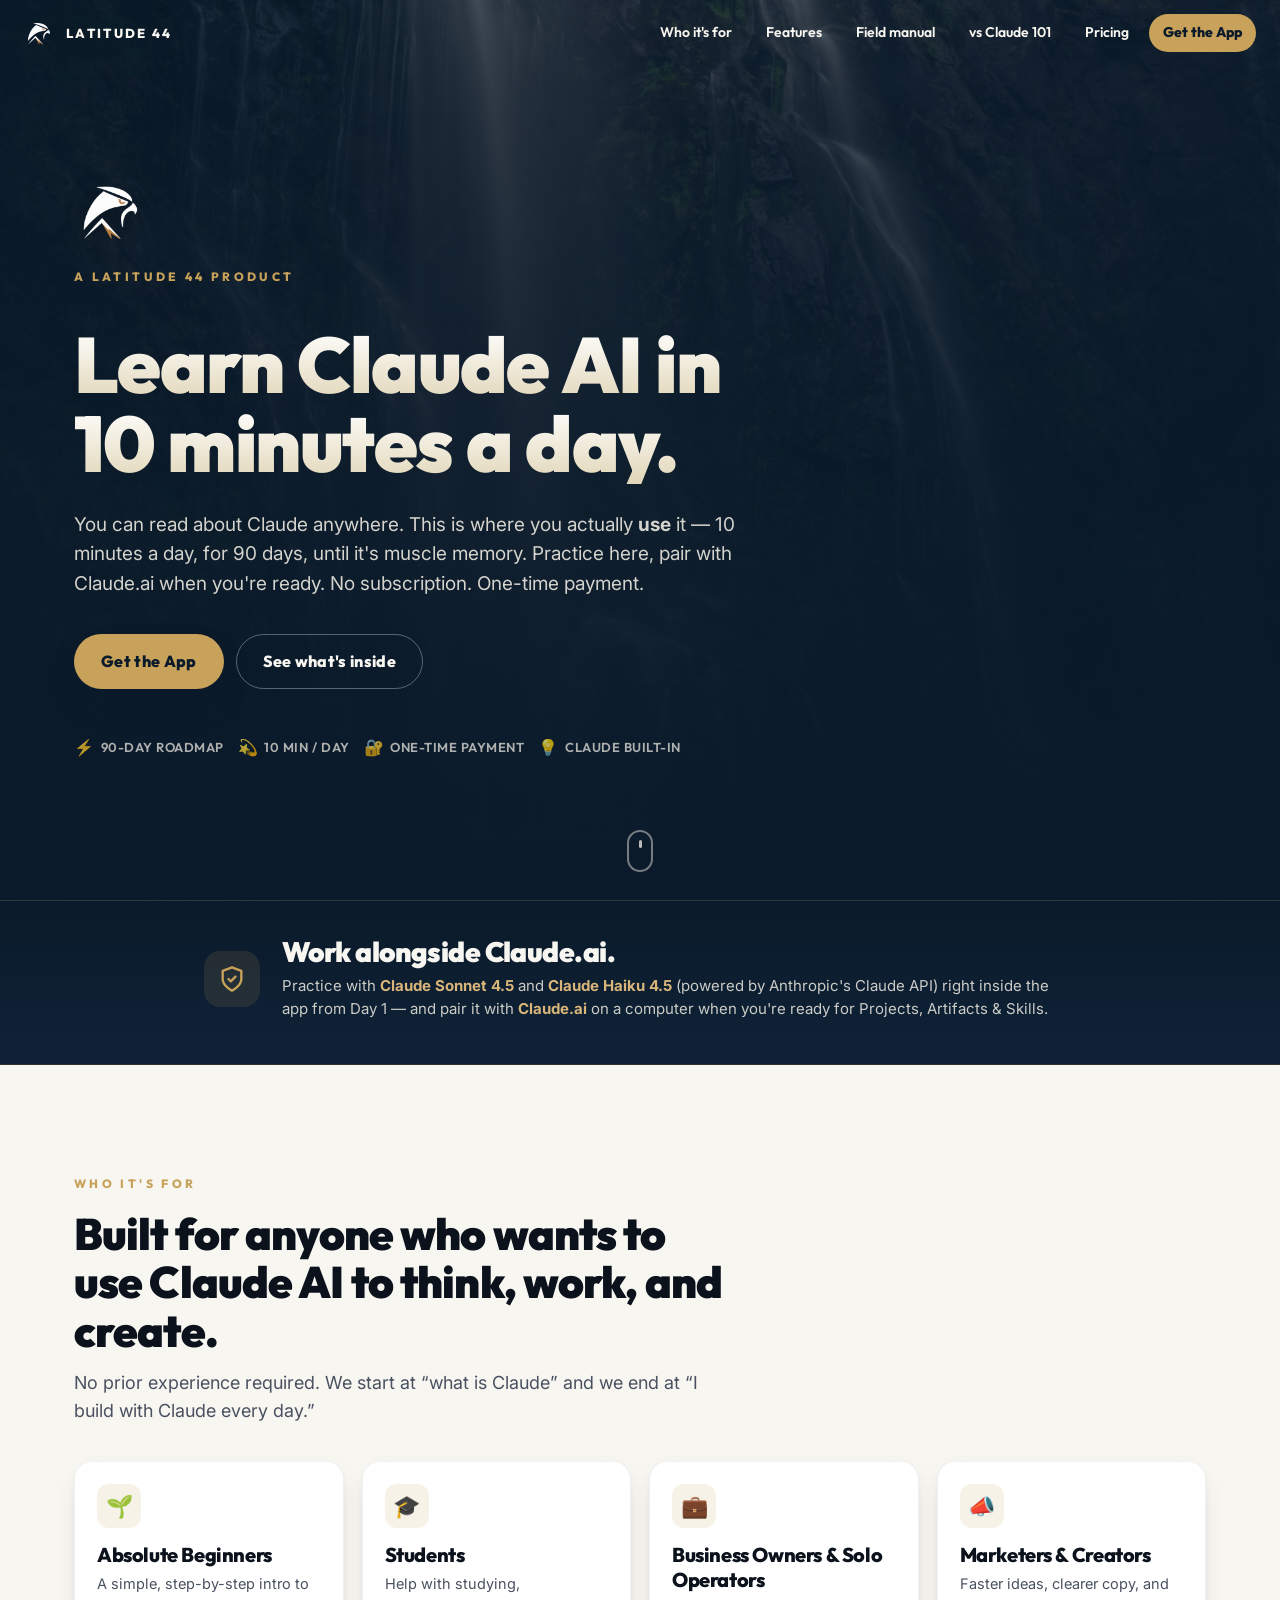
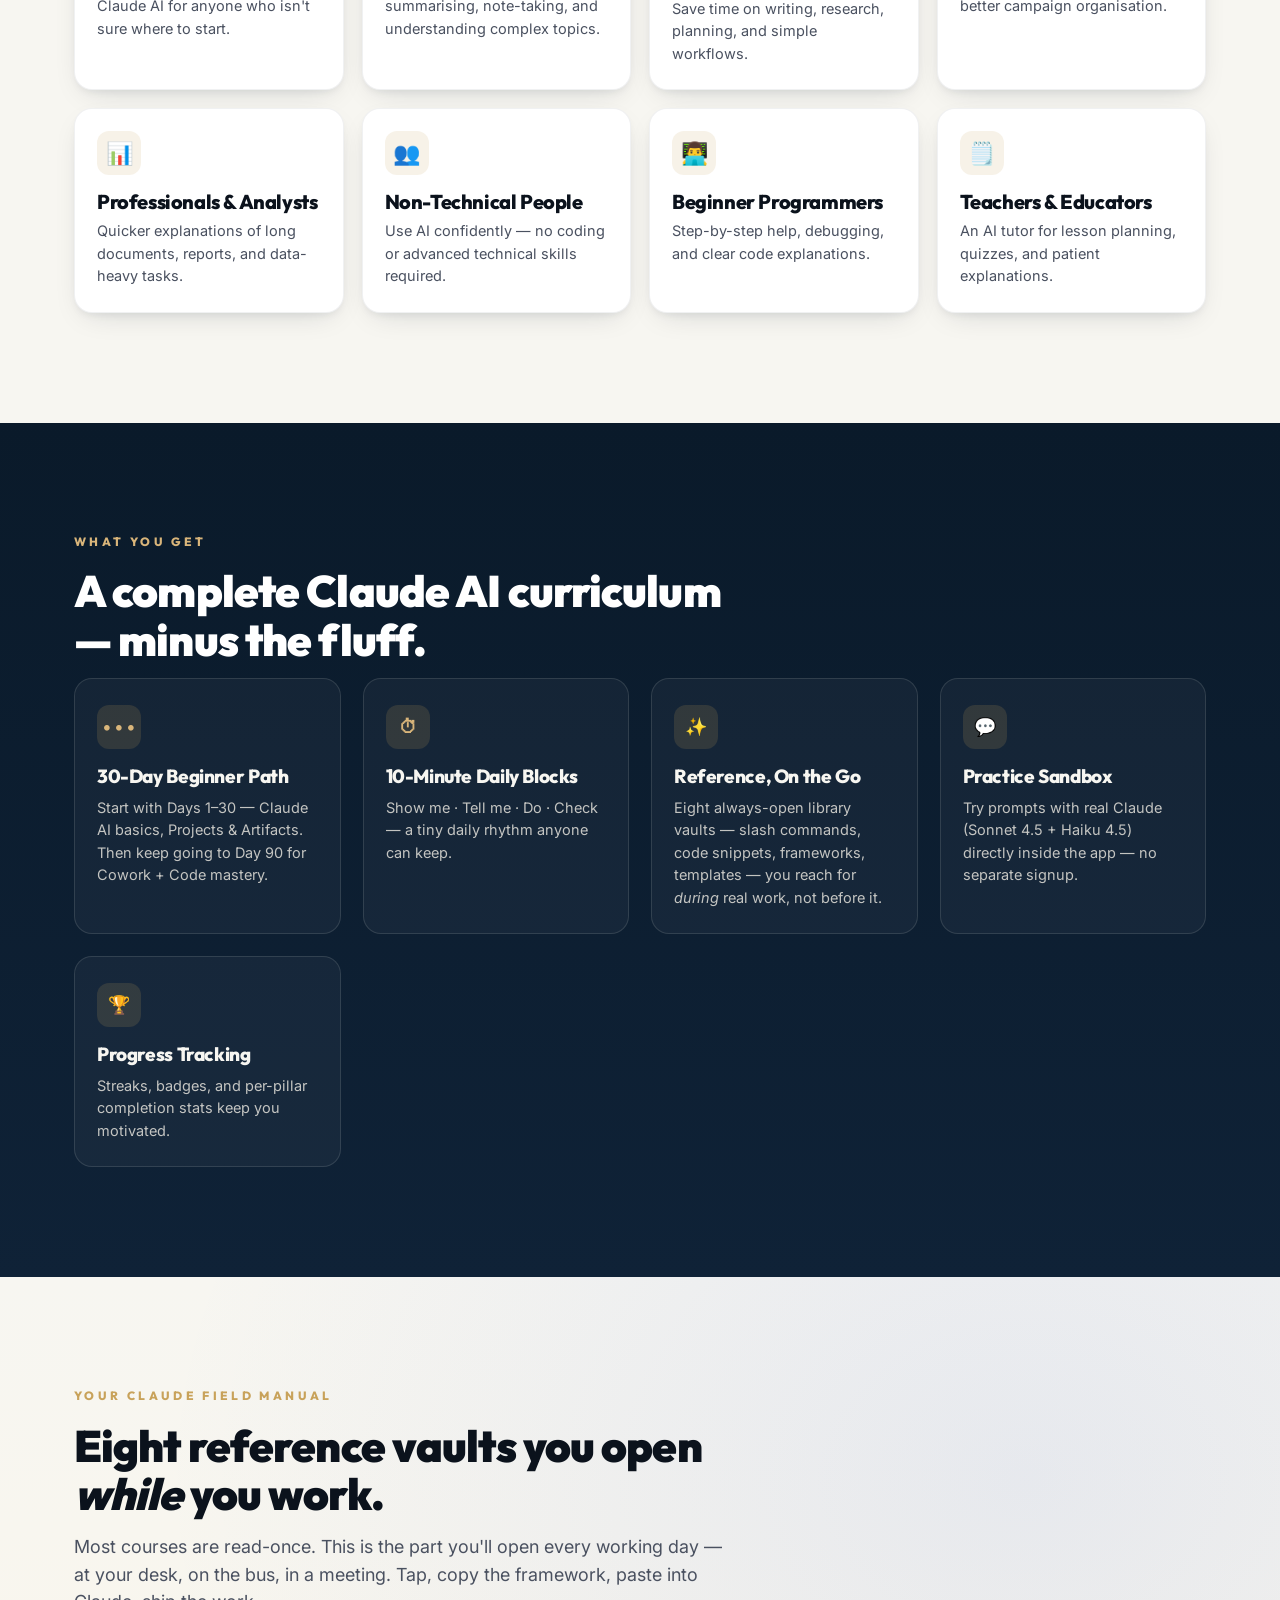
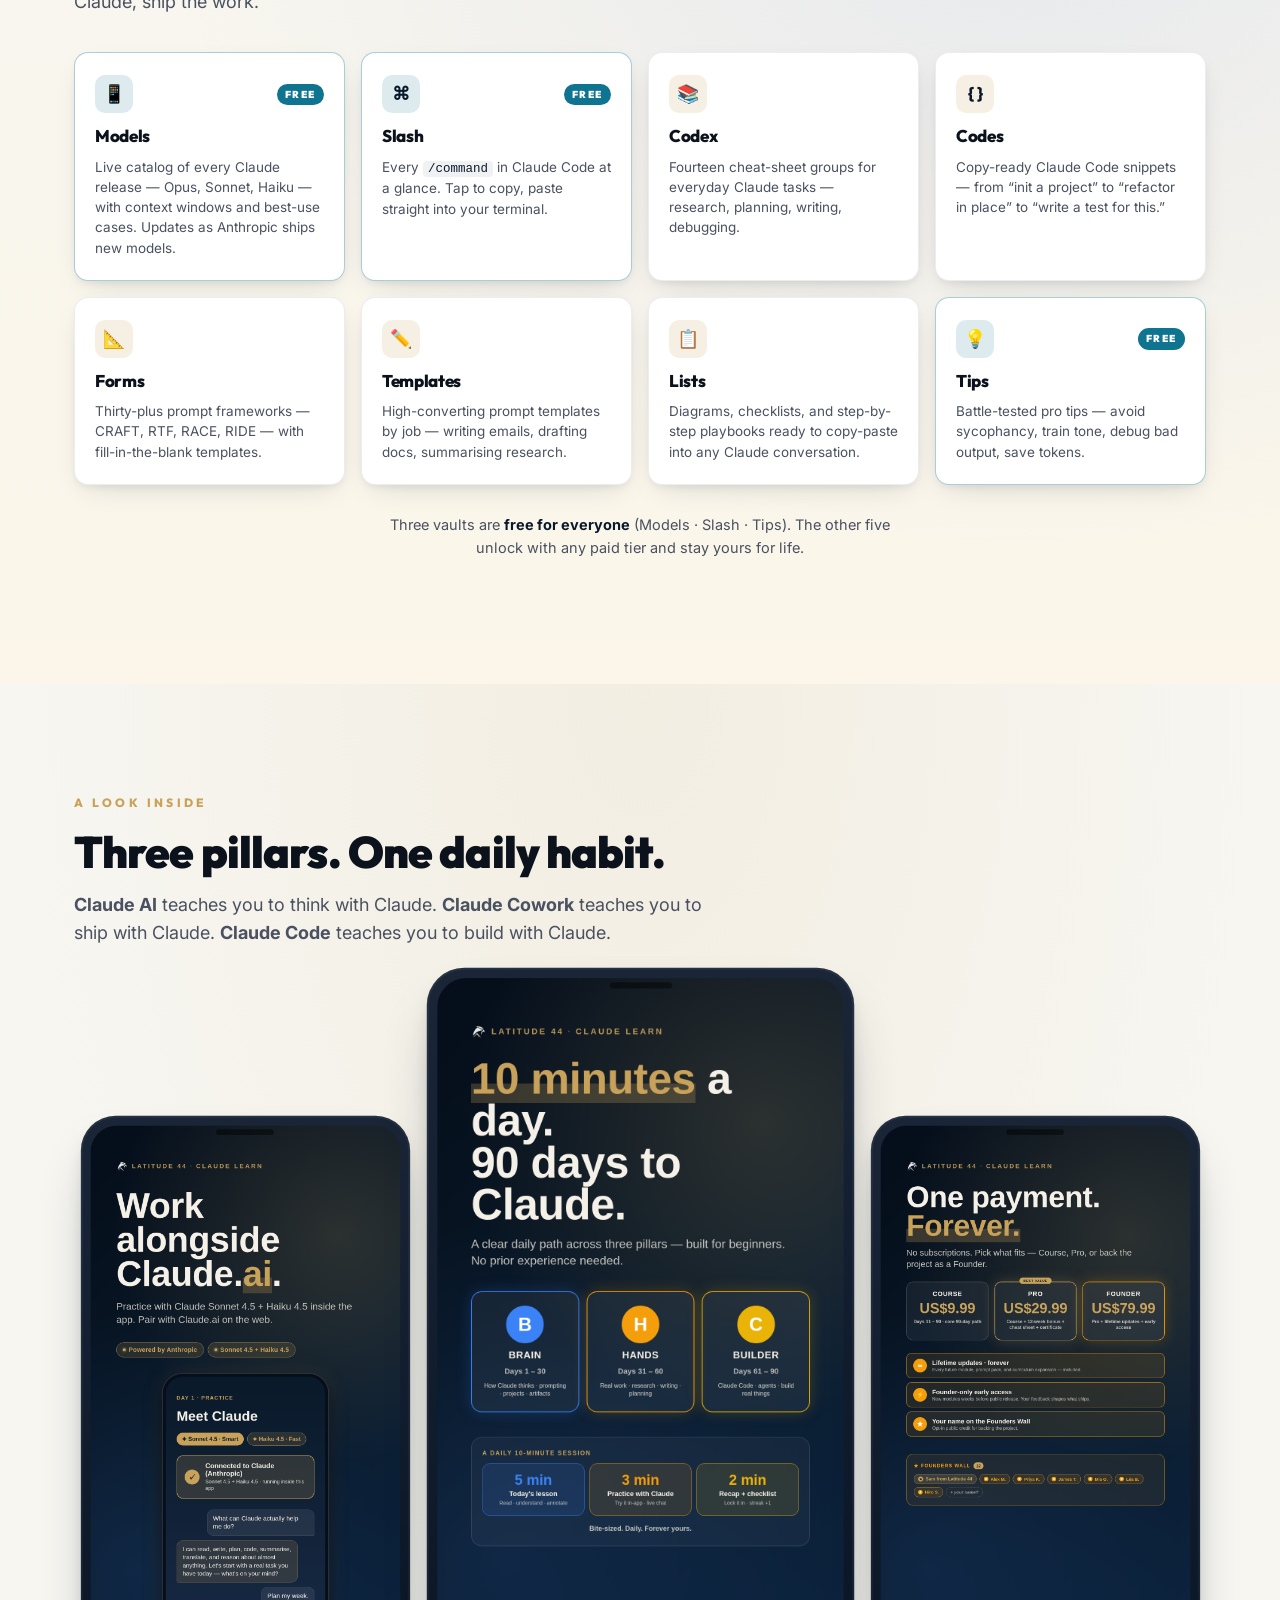
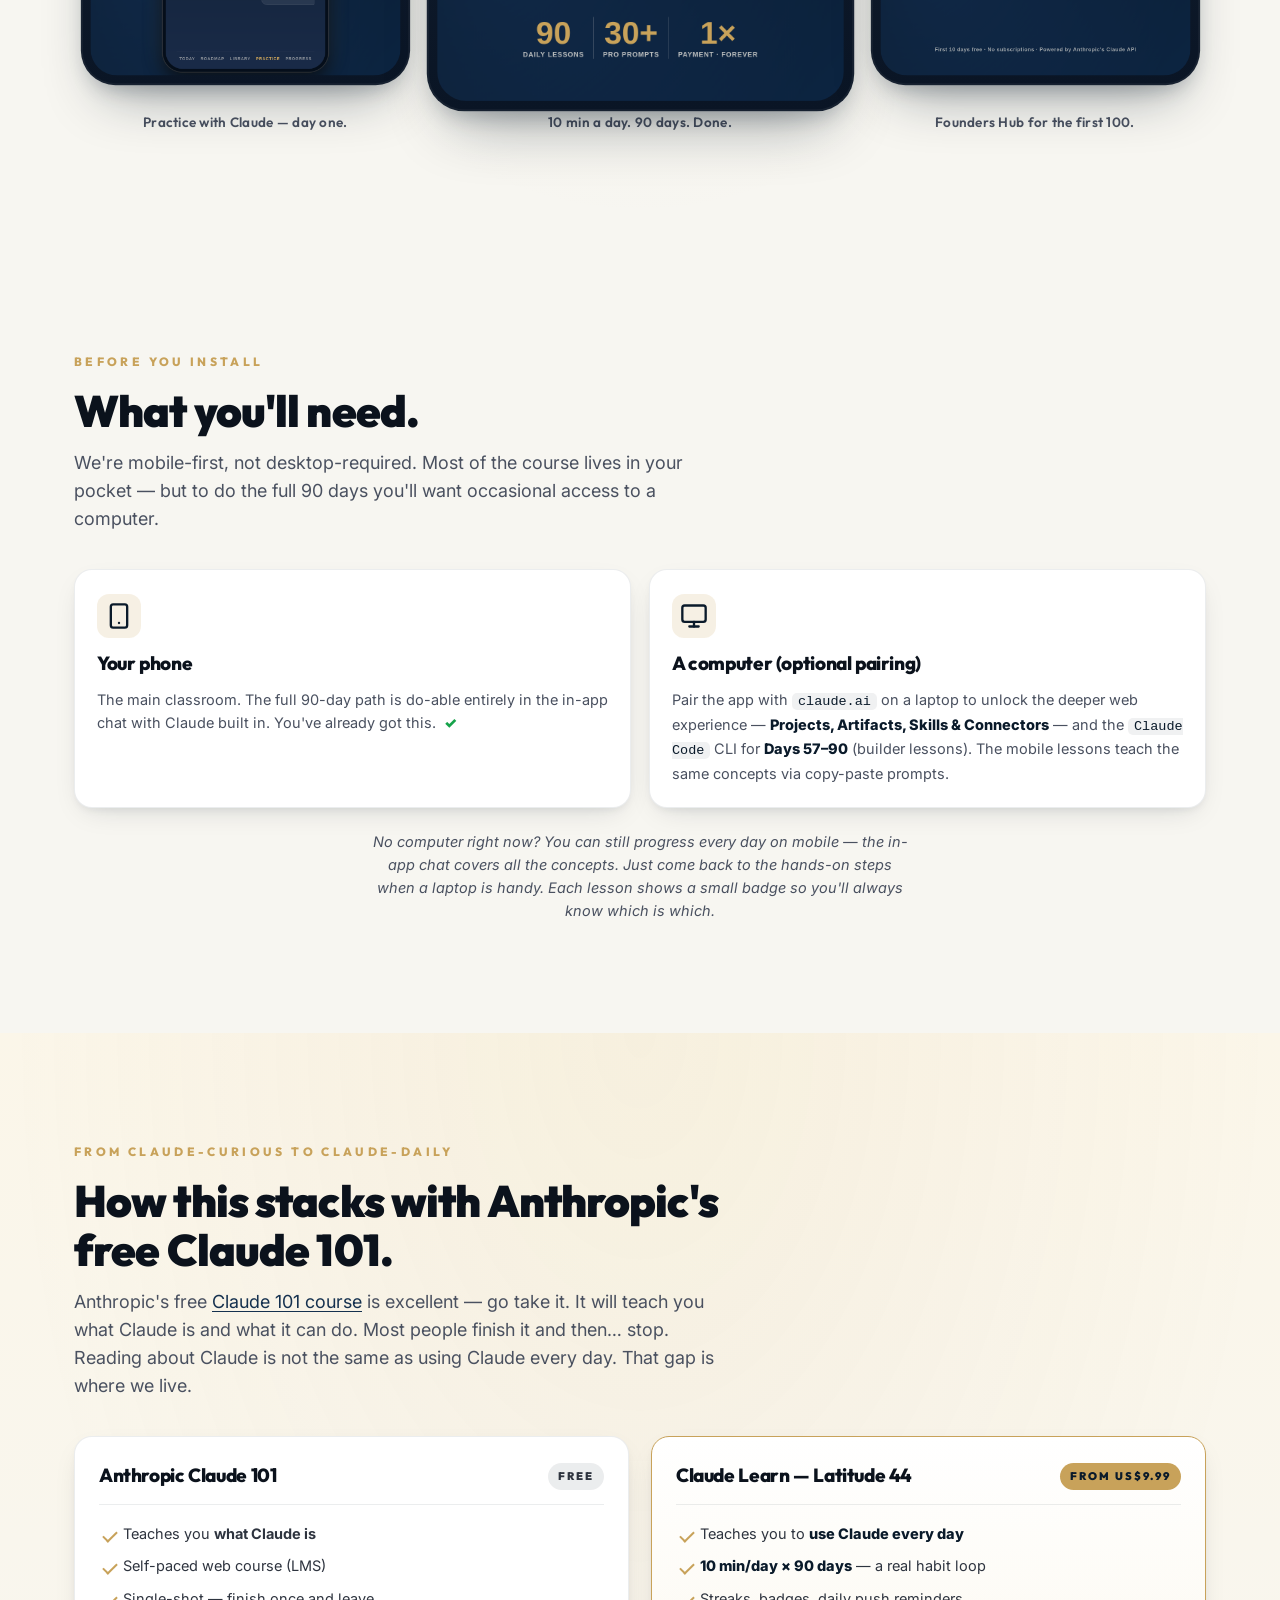
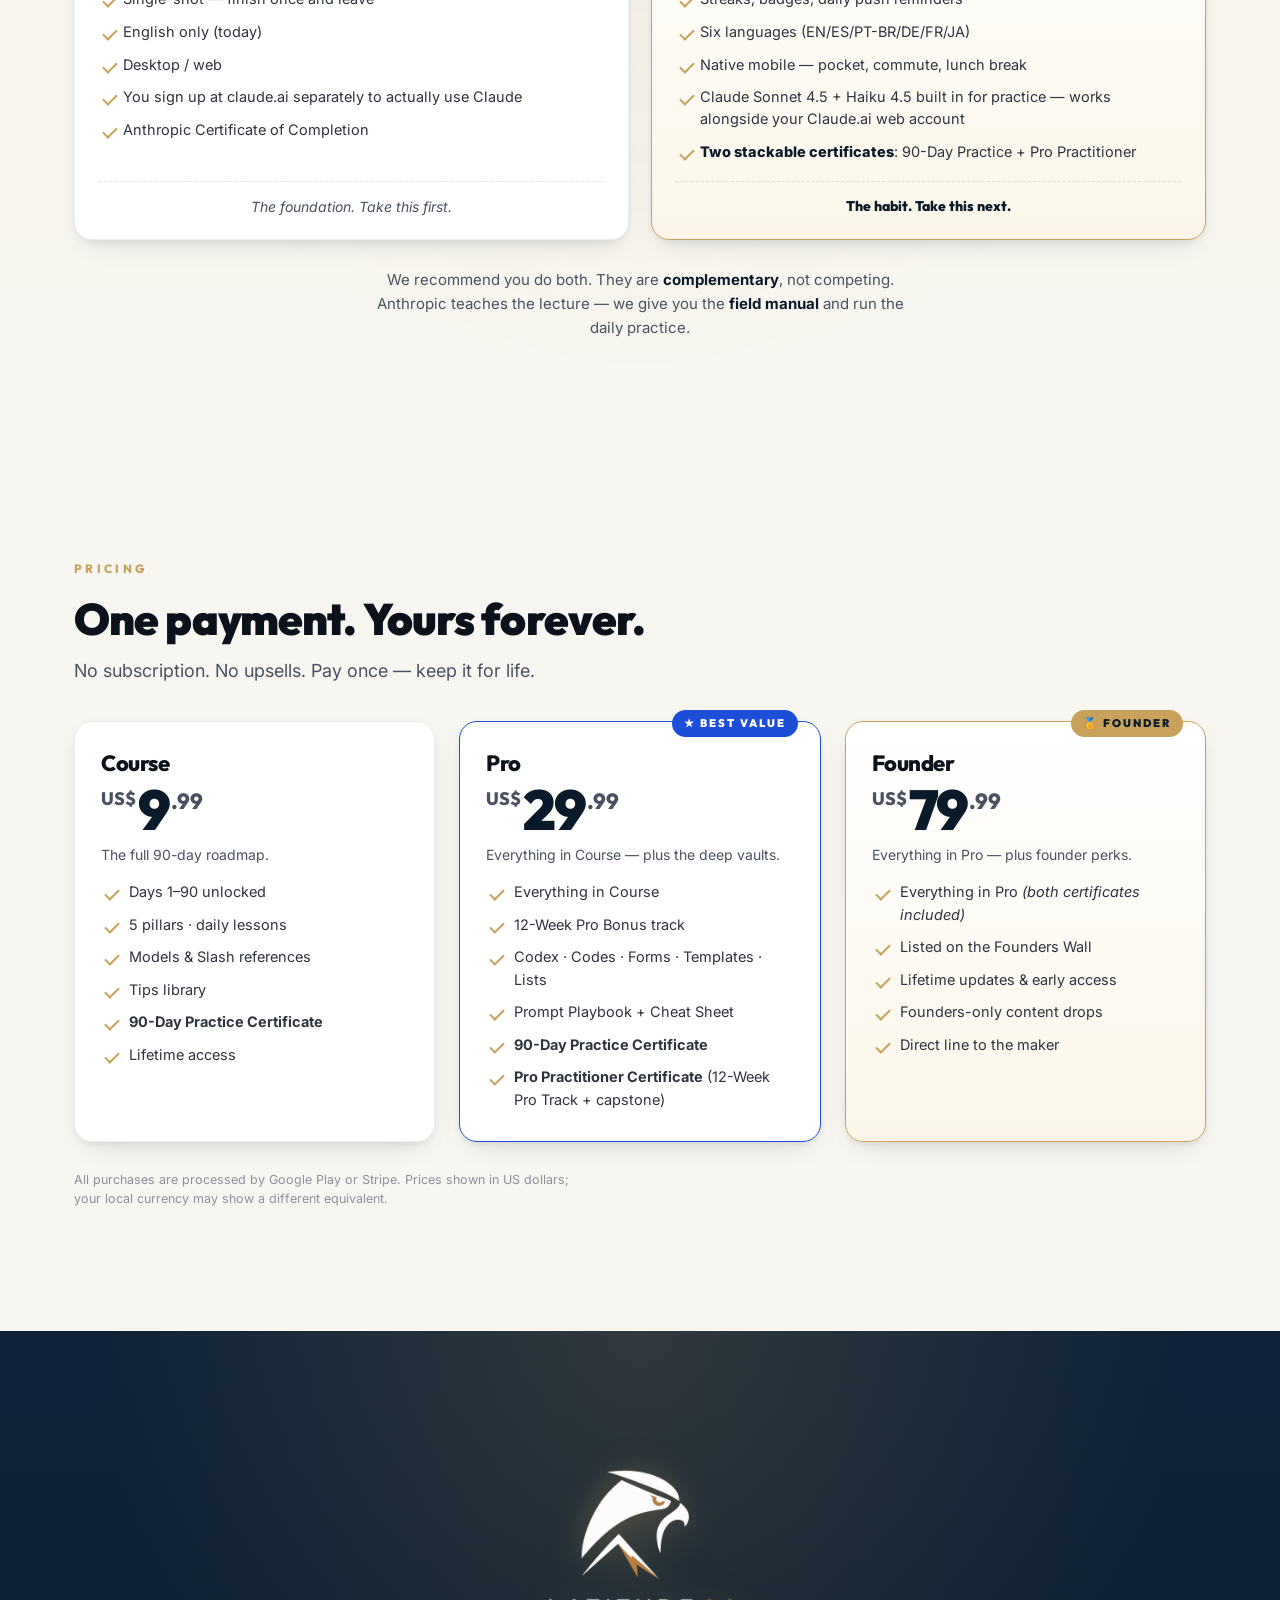
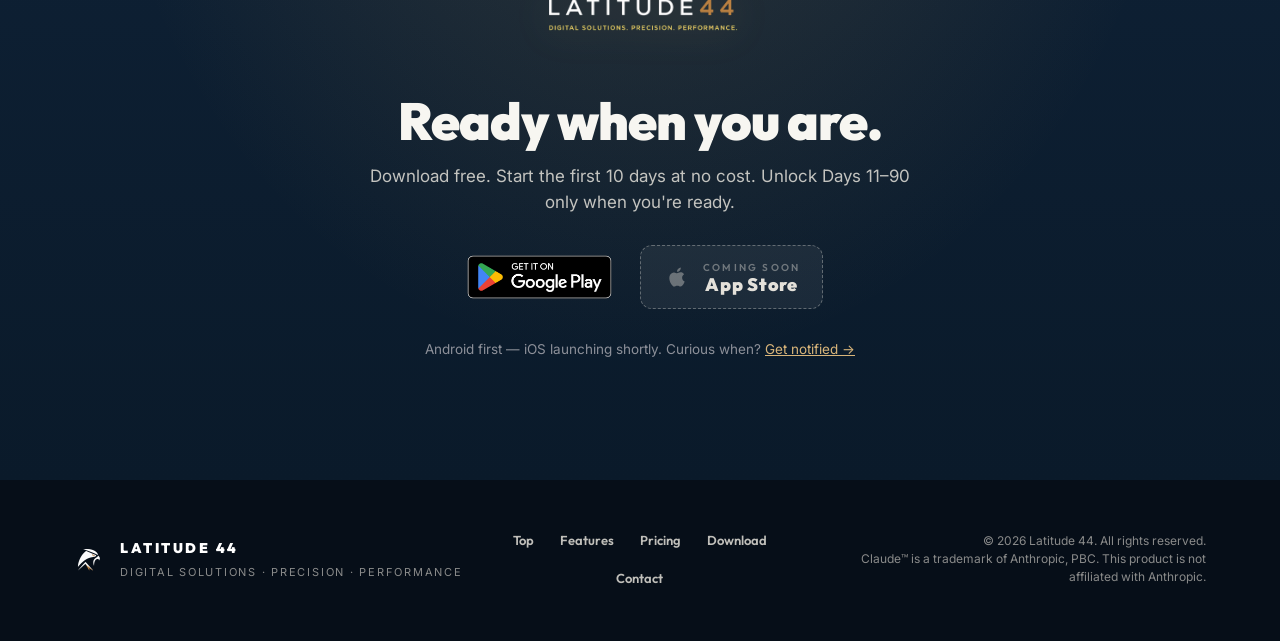
<file: index.html>
<!doctype html>
<html lang="en">
<head>
  <meta charset="utf-8" />
  <meta name="viewport" content="width=device-width,initial-scale=1,viewport-fit=cover" />
  <meta name="theme-color" content="#0A1A2A" />
  <title>Claude Learn — Learn Claude AI in 10 min/day · Latitude 44</title>
  <meta name="description" content="Master Claude AI in 90 days with a 10-minute daily routine. 90-day roadmap, prompt library, in-app Claude practice. Built by Latitude 44." />
  <meta name="author" content="Latitude 44" />

  <!-- Open Graph / social previews -->
  <meta property="og:type" content="website" />
  <meta property="og:title" content="Claude Learn — Learn Claude AI in 10 min/day" />
  <meta property="og:description" content="Master Claude AI in 90 days with a 10-minute daily routine. Built by Latitude 44." />
  <meta property="og:image" content="./assets/screenshot1_built_in_claude.png" />
  <meta property="og:url" content="https://latitude44.app" />
  <meta name="twitter:card" content="summary_large_image" />

  <!-- ─── Favicons & touch icons ──────────────────────────────────────
       v1.0.29: switched from the transparent-bg falcon-only PNG (which
       disappeared against light browser chrome) to the navy-backgrounded
       Google Play app icon.  Multi-size set so each platform picks the
       optimum render path.
       ──────────────────────────────────────────────────────────────── -->
  <link rel="icon" type="image/x-icon" href="./assets/favicon.ico" />
  <link rel="icon" type="image/png" sizes="32x32"   href="./assets/favicon-32.png" />
  <link rel="icon" type="image/png" sizes="192x192" href="./assets/favicon-192.png" />
  <link rel="icon" type="image/png" sizes="512x512" href="./assets/favicon-512.png" />
  <link rel="apple-touch-icon" sizes="180x180" href="./assets/favicon-180.png" />

  <!-- Display + body typefaces -->
  <link rel="preconnect" href="https://fonts.googleapis.com" />
  <link rel="preconnect" href="https://fonts.gstatic.com" crossorigin />
  <link
    href="https://fonts.googleapis.com/css2?family=Outfit:wght@400;600;800;900&family=Inter:wght@400;500;600;700&display=swap"
    rel="stylesheet"
  />

  <link rel="stylesheet" href="./styles.css" />
</head>
<body>

  <!-- ============== TOP NAV ============== -->
  <header class="top-nav" aria-label="Primary">
    <a href="#hero" class="brand-mark" aria-label="Latitude 44 home">
      <img src="./assets/latitude44-falcon.png" alt="Latitude 44 falcon" width="36" height="36" />
      <span class="brand-mark__text">LATITUDE&nbsp;44</span>
    </a>
    <nav class="top-nav__links" aria-label="Page sections">
      <a href="#who-for">Who it's for</a>
      <a href="#features">Features</a>
      <a href="#vaults">Field manual</a>
      <a href="#compare">vs Claude 101</a>
      <a href="#pricing">Pricing</a>
      <a href="#get" class="top-nav__cta">Get the App</a>
    </nav>
  </header>

  <!-- ============== HERO ============== -->
  <section id="hero" class="hero">
    <div class="hero__bg" aria-hidden="true">
      <img src="./assets/welcome-bg.webp" alt="" />
      <div class="hero__bg-overlay"></div>
    </div>

    <div class="hero__inner container">
      <img class="hero__falcon reveal" src="./assets/latitude44-falcon.png" alt="Latitude 44 falcon mark" width="96" height="96" />

      <p class="eyebrow reveal" style="--delay:90ms">A LATITUDE&nbsp;44 PRODUCT</p>

      <h1 class="hero__title">
        <span class="word reveal" style="--delay:120ms">Learn</span>
        <span class="word reveal" style="--delay:180ms">Claude&nbsp;AI</span>
        <span class="word reveal" style="--delay:240ms">in</span>
        <span class="word reveal" style="--delay:300ms">10&nbsp;minutes</span>
        <span class="word reveal" style="--delay:360ms">a&nbsp;day.</span>
      </h1>

      <p class="hero__sub reveal" style="--delay:480ms">
        You can read about Claude anywhere. This is where you actually <strong>use</strong> it — 10 minutes a day, for 90 days, until it's muscle memory. Practice here, pair with Claude.ai when you're ready. No subscription. One-time payment.
      </p>

      <div class="hero__ctas reveal" style="--delay:600ms">
        <a href="#get" class="btn btn--primary">Get the App</a>
        <a href="#features" class="btn btn--ghost">See what's inside</a>
      </div>

      <ul class="hero__trust reveal" style="--delay:720ms" aria-label="At-a-glance highlights">
        <li><span>⚡</span> 90-day roadmap</li>
        <li><span>💫</span> 10 min / day</li>
        <li><span>🔐</span> One-time payment</li>
        <li><span>💡</span> Claude built-in</li>
      </ul>
    </div>

    <a href="#trust" class="hero__scroll-cue" aria-label="Scroll for more">
      <span></span>
    </a>
  </section>

  <!-- ============== TRUST STRIP · Practice alongside Claude.ai ============== -->
  <section id="trust" class="trust">
    <div class="container trust__inner reveal-on-scroll">
      <div class="trust__icon" aria-hidden="true">
        <svg viewBox="0 0 24 24" width="28" height="28" fill="none" stroke="currentColor" stroke-width="2" stroke-linecap="round" stroke-linejoin="round"><path d="M12 22s8-4 8-10V5l-8-3-8 3v7c0 6 8 10 8 10z"/><polyline points="9 12 11 14 15 10"/></svg>
      </div>
      <div class="trust__copy">
        <h2 class="trust__title">Work alongside Claude.ai.</h2>
        <p class="trust__body">
          Practice with <strong>Claude Sonnet&nbsp;4.5</strong> and <strong>Claude Haiku&nbsp;4.5</strong> (powered by Anthropic's Claude API) right inside the app from Day&nbsp;1 — and pair it with <strong>Claude.ai</strong> on a computer when you're ready for Projects, Artifacts &amp; Skills.
        </p>
      </div>
    </div>
  </section>

  <!-- ============== WHO THIS IS FOR ============== -->
  <section id="who-for" class="section">
    <div class="container">
      <p class="section__eyebrow reveal-on-scroll">WHO IT'S FOR</p>
      <h2 class="section__title reveal-on-scroll">Built for anyone who wants to use Claude AI to think, work, and create.</h2>
      <p class="section__lead reveal-on-scroll">No prior experience required. We start at “what is Claude” and we end at “I build with Claude every day.”</p>

      <div class="grid grid--3">
        <div class="who-card reveal-on-scroll">
          <span class="who-card__icon">🌱</span>
          <h3>Absolute Beginners</h3>
          <p>A simple, step-by-step intro to Claude AI for anyone who isn't sure where to start.</p>
        </div>
        <div class="who-card reveal-on-scroll">
          <span class="who-card__icon">🎓</span>
          <h3>Students</h3>
          <p>Help with studying, summarising, note-taking, and understanding complex topics.</p>
        </div>
        <div class="who-card reveal-on-scroll">
          <span class="who-card__icon">💼</span>
          <h3>Business Owners &amp; Solo Operators</h3>
          <p>Save time on writing, research, planning, and simple workflows.</p>
        </div>
        <div class="who-card reveal-on-scroll">
          <span class="who-card__icon">📣</span>
          <h3>Marketers &amp; Creators</h3>
          <p>Faster ideas, clearer copy, and better campaign organisation.</p>
        </div>
        <div class="who-card reveal-on-scroll">
          <span class="who-card__icon">📊</span>
          <h3>Professionals &amp; Analysts</h3>
          <p>Quicker explanations of long documents, reports, and data-heavy tasks.</p>
        </div>
        <div class="who-card reveal-on-scroll">
          <span class="who-card__icon">👥</span>
          <h3>Non-Technical People</h3>
          <p>Use AI confidently — no coding or advanced technical skills required.</p>
        </div>
        <div class="who-card reveal-on-scroll">
          <span class="who-card__icon">👨‍💻</span>
          <h3>Beginner Programmers</h3>
          <p>Step-by-step help, debugging, and clear code explanations.</p>
        </div>
        <div class="who-card reveal-on-scroll">
          <span class="who-card__icon">🗒️</span>
          <h3>Teachers &amp; Educators</h3>
          <p>An AI tutor for lesson planning, quizzes, and patient explanations.</p>
        </div>
      </div>
    </div>
  </section>

  <!-- ============== FEATURES (WHAT YOU GET) ============== -->
  <section id="features" class="section section--dark">
    <div class="container">
      <p class="section__eyebrow section__eyebrow--gold reveal-on-scroll">WHAT YOU GET</p>
      <h2 class="section__title section__title--light reveal-on-scroll">A complete Claude AI curriculum — minus the fluff.</h2>

      <div class="grid grid--features">
        <article class="feat-card reveal-on-scroll">
          <div class="feat-card__icon">• • •</div>
          <h3>30-Day Beginner Path</h3>
          <p>Start with Days 1–30 — Claude AI basics, Projects &amp; Artifacts. Then keep going to Day 90 for Cowork + Code mastery.</p>
        </article>
        <article class="feat-card reveal-on-scroll">
          <div class="feat-card__icon">⏱</div>
          <h3>10-Minute Daily Blocks</h3>
          <p>Show me · Tell me · Do · Check — a tiny daily rhythm anyone can keep.</p>
        </article>
        <article class="feat-card reveal-on-scroll">
          <div class="feat-card__icon">✨</div>
          <h3>Reference, On the Go</h3>
          <p>Eight always-open library vaults &mdash; slash commands, code snippets, frameworks, templates &mdash; you reach for <em>during</em> real work, not before it.</p>
        </article>
        <article class="feat-card reveal-on-scroll">
          <div class="feat-card__icon">💬</div>
          <h3>Practice Sandbox</h3>
          <p>Try prompts with real Claude (Sonnet&nbsp;4.5 + Haiku&nbsp;4.5) directly inside the app — no separate signup.</p>
        </article>
        <article class="feat-card reveal-on-scroll">
          <div class="feat-card__icon">🏆</div>
          <h3>Progress Tracking</h3>
          <p>Streaks, badges, and per-pillar completion stats keep you motivated.</p>
        </article>
      </div>
    </div>
  </section>

  <!-- ============== FIELD MANUAL · pocket reference vaults ============== -->
  <section id="vaults" class="section section--vaults">
    <div class="container">
      <p class="section__eyebrow reveal-on-scroll">YOUR CLAUDE FIELD MANUAL</p>
      <h2 class="section__title reveal-on-scroll">Eight reference vaults you open <em>while</em> you work.</h2>
      <p class="section__lead reveal-on-scroll">
        Most courses are read-once. This is the part you'll open every working day — at your desk, on the bus, in a meeting. Tap, copy the framework, paste into Claude, ship the work.
      </p>

      <div class="vaults-grid">
        <article class="vault-card vault-card--free reveal-on-scroll">
          <div class="vault-card__head">
            <span class="vault-card__icon">📱</span>
            <span class="vault-card__free-pill">FREE</span>
          </div>
          <h3>Models</h3>
          <p>Live catalog of every Claude release — Opus, Sonnet, Haiku — with context windows and best-use cases. Updates as Anthropic ships new models.</p>
        </article>

        <article class="vault-card vault-card--free reveal-on-scroll">
          <div class="vault-card__head">
            <span class="vault-card__icon">⌘</span>
            <span class="vault-card__free-pill">FREE</span>
          </div>
          <h3>Slash</h3>
          <p>Every <code>/command</code> in Claude Code at a glance. Tap to copy, paste straight into your terminal.</p>
        </article>

        <article class="vault-card reveal-on-scroll">
          <div class="vault-card__head">
            <span class="vault-card__icon">📚</span>
          </div>
          <h3>Codex</h3>
          <p>Fourteen cheat-sheet groups for everyday Claude tasks — research, planning, writing, debugging.</p>
        </article>

        <article class="vault-card reveal-on-scroll">
          <div class="vault-card__head">
            <span class="vault-card__icon">{ }</span>
          </div>
          <h3>Codes</h3>
          <p>Copy-ready Claude Code snippets — from “init a project” to “refactor in place” to “write a test for this.”</p>
        </article>

        <article class="vault-card reveal-on-scroll">
          <div class="vault-card__head">
            <span class="vault-card__icon">📐</span>
          </div>
          <h3>Forms</h3>
          <p>Thirty-plus prompt frameworks — CRAFT, RTF, RACE, RIDE — with fill-in-the-blank templates.</p>
        </article>

        <article class="vault-card reveal-on-scroll">
          <div class="vault-card__head">
            <span class="vault-card__icon">✏️</span>
          </div>
          <h3>Templates</h3>
          <p>High-converting prompt templates by job — writing emails, drafting docs, summarising research.</p>
        </article>

        <article class="vault-card reveal-on-scroll">
          <div class="vault-card__head">
            <span class="vault-card__icon">📋</span>
          </div>
          <h3>Lists</h3>
          <p>Diagrams, checklists, and step-by-step playbooks ready to copy-paste into any Claude conversation.</p>
        </article>

        <article class="vault-card vault-card--free reveal-on-scroll">
          <div class="vault-card__head">
            <span class="vault-card__icon">💡</span>
            <span class="vault-card__free-pill">FREE</span>
          </div>
          <h3>Tips</h3>
          <p>Battle-tested pro tips — avoid sycophancy, train tone, debug bad output, save tokens.</p>
        </article>
      </div>

      <p class="vaults-foot reveal-on-scroll">
        Three vaults are <strong>free for everyone</strong> (Models · Slash · Tips). The other five unlock with any paid tier and stay yours for life.
      </p>
    </div>
  </section>

  <!-- ============== APP PREVIEW · phones ============== -->
  <section id="preview" class="section section--showcase">
    <div class="container">
      <p class="section__eyebrow reveal-on-scroll">A LOOK INSIDE</p>
      <h2 class="section__title reveal-on-scroll">Three pillars. One daily habit.</h2>
      <p class="section__lead reveal-on-scroll">
        <strong>Claude AI</strong> teaches you to think with Claude. <strong>Claude Cowork</strong> teaches you to ship with Claude. <strong>Claude Code</strong> teaches you to build with Claude.
      </p>

      <div class="phones reveal-on-scroll">
        <figure class="phone phone--side">
          <div class="phone__frame"><img src="./assets/screenshot1_built_in_claude.png" alt="Claude AI built-in to the app" /></div>
          <figcaption>Practice with Claude — day one.</figcaption>
        </figure>
        <figure class="phone phone--center">
          <div class="phone__frame"><img src="./assets/screenshot2_10min_90days.png" alt="10 minutes a day, 90 days" /></div>
          <figcaption>10 min a day. 90 days. Done.</figcaption>
        </figure>
        <figure class="phone phone--side">
          <div class="phone__frame"><img src="./assets/screenshot3_founders_hub.png" alt="Founders Hub for Founder-tier buyers" /></div>
          <figcaption>Founders Hub for the first 100.</figcaption>
        </figure>
      </div>
    </div>
  </section>

  <!-- ============== WHAT YOU'LL NEED · platform requirements ============== -->
  <section id="what-you-need" class="section section--whatneed">
    <div class="container">
      <p class="section__eyebrow reveal-on-scroll">BEFORE YOU INSTALL</p>
      <h2 class="section__title reveal-on-scroll">What you'll need.</h2>
      <p class="section__lead reveal-on-scroll">
        We're mobile-first, not desktop-required. Most of the course lives in your pocket — but to do the full 90 days you'll want occasional access to a computer.
      </p>

      <div class="needs-grid">
        <article class="need-card reveal-on-scroll">
          <div class="need-card__icon" aria-hidden="true">
            <svg viewBox="0 0 24 24" width="28" height="28" fill="none" stroke="currentColor" stroke-width="2" stroke-linecap="round" stroke-linejoin="round"><rect x="5" y="2" width="14" height="20" rx="2"/><line x1="12" y1="18" x2="12.01" y2="18"/></svg>
          </div>
          <h3>Your phone</h3>
          <p>The main classroom. The full 90-day path is do-able entirely in the in-app chat with Claude built in. You've already got this. <span class="need-card__check">✓</span></p>
        </article>

        <article class="need-card reveal-on-scroll">
          <div class="need-card__icon" aria-hidden="true">
            <svg viewBox="0 0 24 24" width="28" height="28" fill="none" stroke="currentColor" stroke-width="2" stroke-linecap="round" stroke-linejoin="round"><rect x="2" y="3" width="20" height="14" rx="2"/><line x1="8" y1="21" x2="16" y2="21"/><line x1="12" y1="17" x2="12" y2="21"/></svg>
          </div>
          <h3>A computer (optional pairing)</h3>
          <p>Pair the app with <code>claude.ai</code> on a laptop to unlock the deeper web experience — <strong>Projects, Artifacts, Skills &amp; Connectors</strong> — and the <code>Claude Code</code> CLI for <strong>Days 57–90</strong> (builder lessons). The mobile lessons teach the same concepts via copy-paste prompts.</p>
        </article>
      </div>

      <p class="needs-hint reveal-on-scroll">
        No computer right now? You can still progress every day on mobile —
        the in-app chat covers all the concepts. Just come back to the
        hands-on steps when a laptop is handy. Each lesson shows a small
        badge so you'll always know which is which.
      </p>
    </div>
  </section>

  <!-- ============== ANTHROPIC ACADEMY COMPARISON ============== -->
  <section id="compare" class="section section--compare">
    <div class="container">
      <p class="section__eyebrow reveal-on-scroll">FROM CLAUDE-CURIOUS TO CLAUDE-DAILY</p>
      <h2 class="section__title reveal-on-scroll">How this stacks with Anthropic's free Claude 101.</h2>
      <p class="section__lead reveal-on-scroll">
        Anthropic's free <a href="https://anthropic.skilljar.com/claude-101" target="_blank" rel="noopener">Claude 101 course</a> is excellent &mdash; go take it. It will teach you what Claude is and what it can do. Most people finish it and then&hellip; stop. Reading about Claude is not the same as using Claude every day. That gap is where we live.
      </p>

      <div class="compare-grid">
        <div class="compare-col reveal-on-scroll">
          <div class="compare-col__head">
            <h3>Anthropic Claude 101</h3>
            <span class="compare-col__price compare-col__price--them">FREE</span>
          </div>
          <ul>
            <li>Teaches you <strong>what Claude is</strong></li>
            <li>Self-paced web course (LMS)</li>
            <li>Single-shot &mdash; finish once and leave</li>
            <li>English only (today)</li>
            <li>Desktop / web</li>
            <li>You sign up at claude.ai separately to actually use Claude</li>
            <li>Anthropic Certificate of Completion</li>
          </ul>
          <p class="compare-col__verdict">The foundation. Take this first.</p>
        </div>

        <div class="compare-col compare-col--us reveal-on-scroll">
          <div class="compare-col__head">
            <h3>Claude Learn &mdash; Latitude 44</h3>
            <span class="compare-col__price compare-col__price--us">FROM US$9.99</span>
          </div>
          <ul>
            <li>Teaches you to <strong>use Claude every day</strong></li>
            <li><strong>10 min/day &times; 90 days</strong> &mdash; a real habit loop</li>
            <li>Streaks, badges, daily push reminders</li>
            <li>Six languages (EN/ES/PT-BR/DE/FR/JA)</li>
            <li>Native mobile &mdash; pocket, commute, lunch break</li>
            <li>Claude Sonnet&nbsp;4.5 + Haiku&nbsp;4.5 built in for practice &mdash; works alongside your Claude.ai web account</li>
            <li><strong>Two stackable certificates</strong>: 90-Day Practice + Pro Practitioner</li>
          </ul>
          <p class="compare-col__verdict">The habit. Take this next.</p>
        </div>
      </div>

      <p class="compare-note reveal-on-scroll">
        We recommend you do both. They are <strong>complementary</strong>, not competing. Anthropic teaches the lecture &mdash; we give you the <strong>field manual</strong> and run the daily practice.
      </p>
    </div>
  </section>

  <!-- ============== PRICING · 3 tiers ============== -->
  <section id="pricing" class="section">
    <div class="container">
      <p class="section__eyebrow reveal-on-scroll">PRICING</p>
      <h2 class="section__title reveal-on-scroll">One payment. Yours forever.</h2>
      <p class="section__lead reveal-on-scroll">No subscription. No upsells. Pay once — keep it for life.</p>

      <div class="grid grid--pricing">
        <article class="tier reveal-on-scroll">
          <header>
            <h3>Course</h3>
            <div class="tier__price"><span class="tier__currency">US$</span>9<span class="tier__decimal">.99</span></div>
            <p class="tier__lead">The full 90-day roadmap.</p>
          </header>
          <ul>
            <li>Days 1–90 unlocked</li>
            <li>5 pillars · daily lessons</li>
            <li>Models &amp; Slash references</li>
            <li>Tips library</li>
            <li><strong>90-Day Practice Certificate</strong></li>
            <li>Lifetime access</li>
          </ul>
        </article>

        <article class="tier tier--featured reveal-on-scroll">
          <div class="tier__badge">★ BEST VALUE</div>
          <header>
            <h3>Pro</h3>
            <div class="tier__price"><span class="tier__currency">US$</span>29<span class="tier__decimal">.99</span></div>
            <p class="tier__lead">Everything in Course — plus the deep vaults.</p>
          </header>
          <ul>
            <li>Everything in Course</li>
            <li>12-Week Pro Bonus track</li>
            <li>Codex · Codes · Forms · Templates · Lists</li>
            <li>Prompt Playbook + Cheat Sheet</li>
            <li><strong>90-Day Practice Certificate</strong></li>
            <li><strong>Pro Practitioner Certificate</strong> (12-Week Pro Track + capstone)</li>
          </ul>
        </article>

        <article class="tier tier--founder reveal-on-scroll">
          <div class="tier__badge tier__badge--gold">🏅 FOUNDER</div>
          <header>
            <h3>Founder</h3>
            <div class="tier__price"><span class="tier__currency">US$</span>79<span class="tier__decimal">.99</span></div>
            <p class="tier__lead">Everything in Pro — plus founder perks.</p>
          </header>
          <ul>
            <li>Everything in Pro <em>(both certificates included)</em></li>
            <li>Listed on the Founders Wall</li>
            <li>Lifetime updates &amp; early access</li>
            <li>Founders-only content drops</li>
            <li>Direct line to the maker</li>
          </ul>
        </article>
      </div>

      <p class="pricing__finepoint reveal-on-scroll">All purchases are processed by Google Play or Stripe. Prices shown in US dollars; your local currency may show a different equivalent.</p>
    </div>
  </section>

  <!-- ============== GET / BUY ============== -->
  <section id="get" class="section section--get">
    <div class="container get__inner">
      <img class="get__logo" src="./assets/latitude44-logo.png" alt="Latitude 44" />
      <h2 class="get__title">Ready when you are.</h2>
      <p class="get__lead">Download free. Start the first 10 days at no cost. Unlock Days 11–90 only when you're ready.</p>

      <div class="get__badges">
        <a
          class="badge badge--live"
          href="https://play.google.com/store/apps/details?id=com.latitude44.claudelearn"
          target="_blank"
          rel="noopener"
          aria-label="Get Claude Learn on Google Play"
        >
          <img src="./assets/google-play-badge.png" alt="Get it on Google Play" />
        </a>

        <div class="badge badge--soon" aria-label="Coming soon to the Apple App Store">
          <div class="badge--soon__inner">
            <svg viewBox="0 0 24 24" width="28" height="28" fill="currentColor" aria-hidden="true"><path d="M16.365 12.667c-.018-2.026 1.65-2.998 1.724-3.046-.94-1.376-2.404-1.565-2.927-1.588-1.247-.126-2.434.733-3.07.733-.633 0-1.612-.715-2.65-.695-1.366.02-2.626.794-3.328 2.013-1.418 2.459-.362 6.094 1.021 8.087.677.976 1.483 2.07 2.54 2.03 1.022-.041 1.41-.66 2.646-.66s1.586.66 2.667.64c1.103-.018 1.798-.991 2.471-1.97.778-1.13 1.097-2.227 1.115-2.283-.024-.012-2.137-.819-2.159-3.261zM14.43 6.45c.55-.69.928-1.62.825-2.583-.797.035-1.793.555-2.367 1.235-.508.594-.962 1.572-.847 2.49.897.07 1.83-.453 2.39-1.142z"/></svg>
            <span>
              <span class="badge--soon__lead">Coming soon</span>
              <span class="badge--soon__store">App&nbsp;Store</span>
            </span>
          </div>
        </div>
      </div>

      <p class="get__finepoint">Android first — iOS launching shortly. Curious when? <a href="mailto:latitude44@protonmail.com?subject=Notify%20me%20when%20iOS%20launches">Get notified →</a></p>
    </div>
  </section>

  <!-- ============== FOOTER ============== -->
  <footer class="footer">
    <div class="container footer__inner">
      <div class="footer__brand">
        <img src="./assets/latitude44-falcon.png" alt="" width="32" height="32" />
        <div>
          <p class="footer__name">LATITUDE&nbsp;44</p>
          <p class="footer__tagline">DIGITAL SOLUTIONS · PRECISION · PERFORMANCE</p>
        </div>
      </div>
      <nav class="footer__links" aria-label="Footer">
        <a href="#hero">Top</a>
        <a href="#features">Features</a>
        <a href="#pricing">Pricing</a>
        <a href="#get">Download</a>
        <a href="mailto:latitude44@protonmail.com">Contact</a>
      </nav>
      <p class="footer__legal">
        © <span id="yr"></span> Latitude&nbsp;44. All rights reserved.
        <br />
        Claude™ is a trademark of Anthropic, PBC. This product is not affiliated with Anthropic.
      </p>
    </div>
  </footer>

  <script src="./script.js" defer></script>
</body>
</html>
</file>
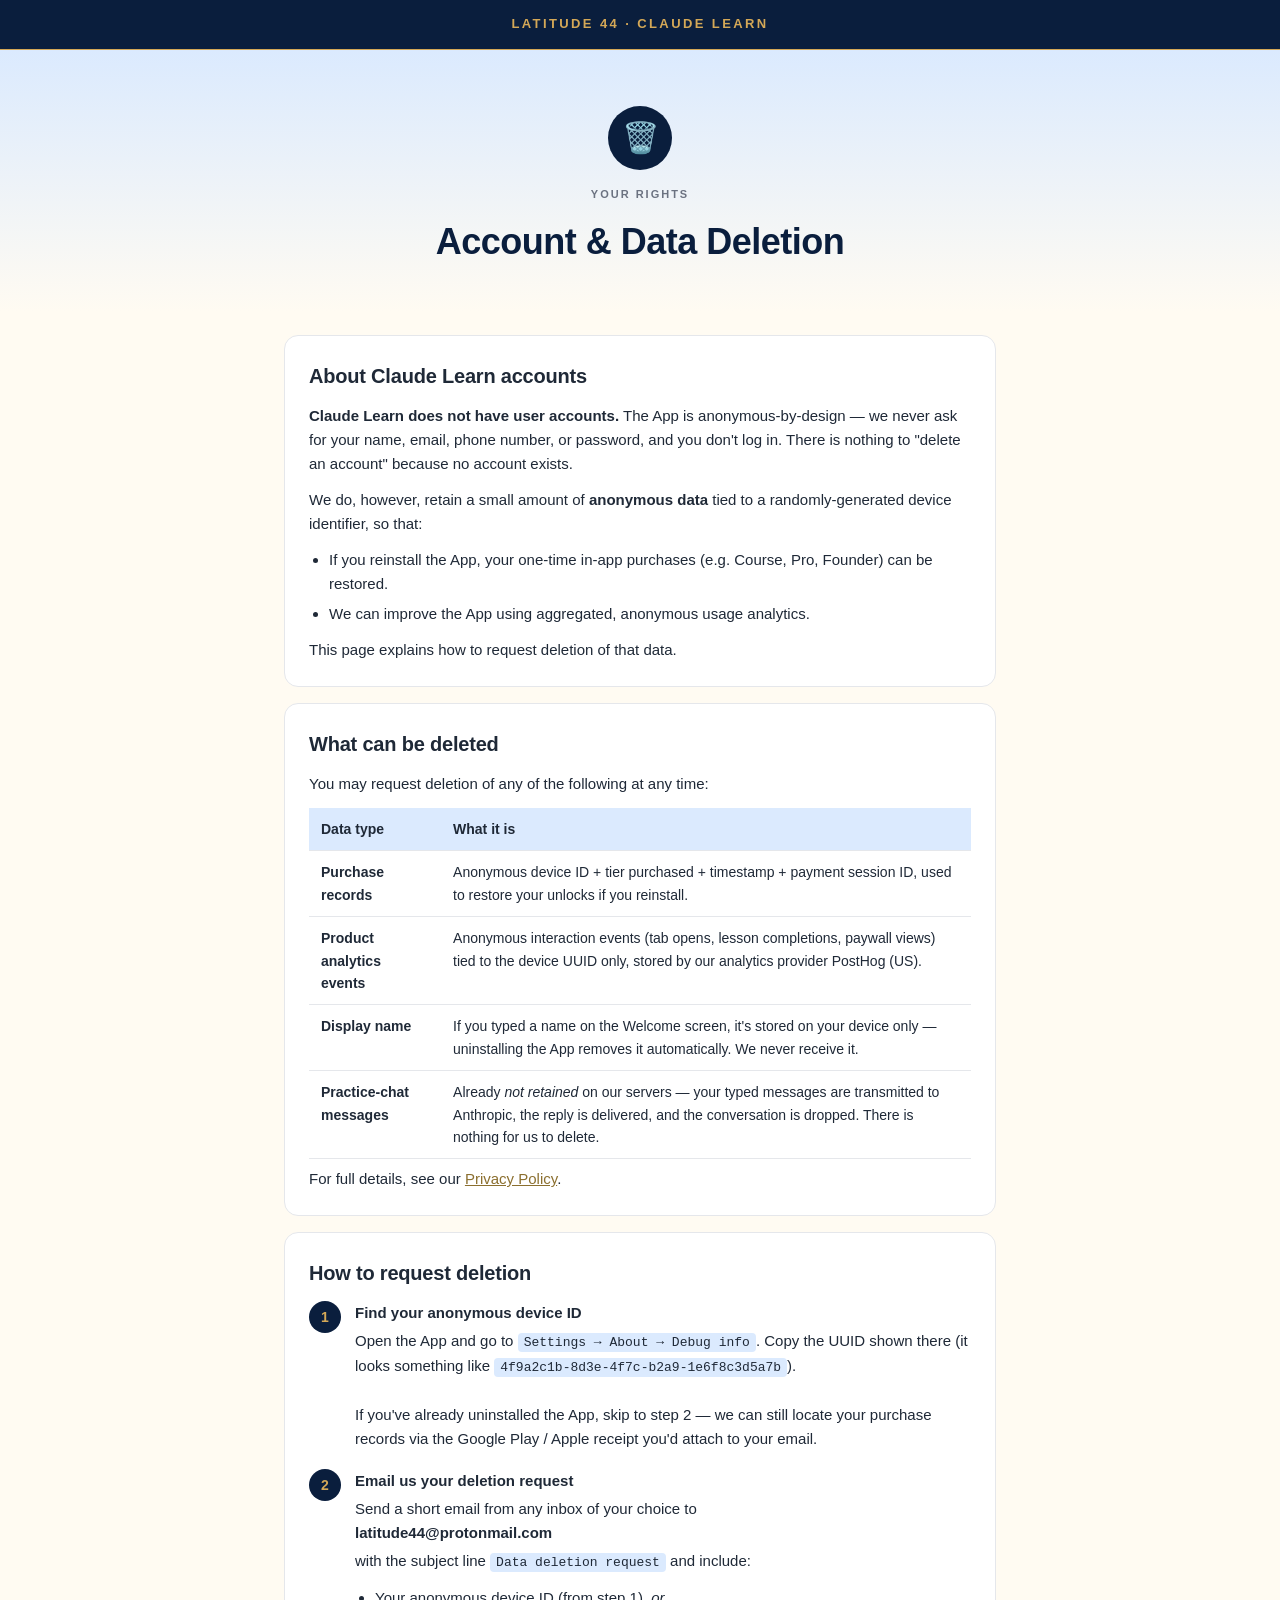
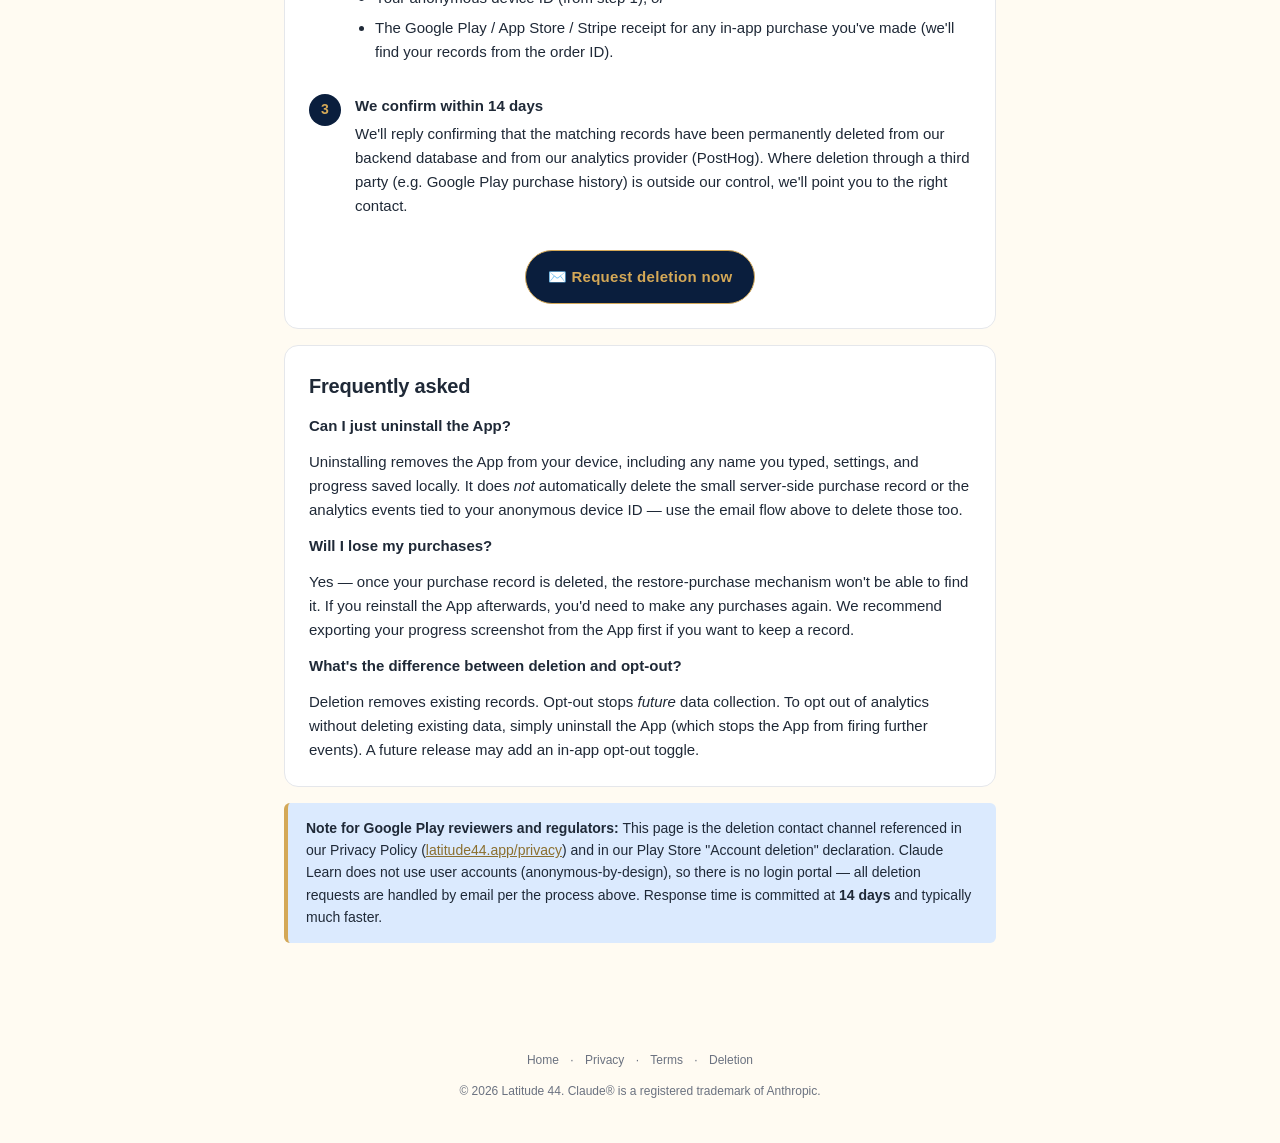
<file: account-deletion.html>
<!DOCTYPE html>
<html lang="en">
<head>
  <meta charset="UTF-8">
  <meta name="viewport" content="width=device-width, initial-scale=1.0">
  <title>Account &amp; Data Deletion · Claude Learn · Latitude 44</title>
  <meta name="description" content="How to request deletion of your data from the Claude Learn mobile app by Latitude 44.">
  <link rel="canonical" href="https://latitude44.app/account-deletion">
  <meta name="robots" content="noindex,follow">
  <style>
    :root {
      --navy: #0A1E3D;
      --navy-soft: #DBEAFE;
      --cream: #FFFBF2;
      --gold: #D4A857;
      --gold-deep: #8B6F2F;
      --text: #1F2937;
      --text-muted: #6B7280;
      --card: #FFFFFF;
      --border: #E5E7EB;
      --maxw: 760px;
    }
    @media (prefers-color-scheme: dark) {
      :root {
        --cream: #0A1228;
        --text: #F3F4F6;
        --text-muted: #9CA3AF;
        --card: #131C36;
        --border: #1F2A4A;
        --navy-soft: #1A2848;
      }
    }
    * { box-sizing: border-box; }
    html, body {
      margin: 0; padding: 0;
      font-family: -apple-system, BlinkMacSystemFont, "Segoe UI", Roboto, "Helvetica Neue", Arial, sans-serif;
      background: var(--cream);
      color: var(--text);
      line-height: 1.6;
      -webkit-font-smoothing: antialiased;
    }
    .nav {
      background: var(--navy);
      color: var(--gold);
      padding: 14px 24px;
      text-align: center;
      font-size: 13px;
      letter-spacing: 2.4px;
      font-weight: 700;
      text-transform: uppercase;
      border-bottom: 1px solid var(--gold);
    }
    .nav a { color: var(--gold); text-decoration: none; }
    .hero {
      background: linear-gradient(180deg, var(--navy-soft) 0%, var(--cream) 100%);
      padding: 56px 24px 32px;
      text-align: center;
    }
    .hero-icon {
      width: 64px; height: 64px;
      border-radius: 32px;
      background: var(--navy);
      color: var(--gold);
      display: inline-flex;
      align-items: center;
      justify-content: center;
      font-size: 30px;
      margin-bottom: 16px;
    }
    h1 {
      font-size: 36px;
      font-weight: 900;
      letter-spacing: -0.5px;
      margin: 0 0 8px;
      color: var(--navy);
    }
    @media (prefers-color-scheme: dark) { h1 { color: var(--gold); } }
    .eyebrow {
      font-size: 11px;
      letter-spacing: 2px;
      font-weight: 800;
      text-transform: uppercase;
      color: var(--text-muted);
      margin: 0 0 10px;
    }
    main { max-width: var(--maxw); margin: 0 auto; padding: 24px 24px 64px; }
    section.card {
      background: var(--card);
      border: 1px solid var(--border);
      border-radius: 14px;
      padding: 24px;
      margin-bottom: 16px;
    }
    section.card h2 {
      font-size: 20px;
      font-weight: 800;
      margin: 0 0 12px;
      color: var(--text);
      letter-spacing: -0.2px;
    }
    section.card p { margin: 0 0 12px; color: var(--text); font-size: 15px; }
    section.card p:last-child { margin-bottom: 0; }
    ul { margin: 8px 0 12px; padding-left: 20px; }
    ul li { margin-bottom: 6px; font-size: 15px; }
    a { color: var(--gold-deep); }
    a:hover { text-decoration: underline; }
    @media (prefers-color-scheme: dark) { a { color: var(--gold); } }
    .callout {
      background: var(--navy-soft);
      border-left: 4px solid var(--gold);
      padding: 14px 18px;
      margin: 12px 0;
      border-radius: 6px;
      font-size: 14px;
    }
    .step {
      display: flex;
      gap: 14px;
      margin-bottom: 18px;
      align-items: flex-start;
    }
    .step-num {
      flex-shrink: 0;
      width: 32px; height: 32px;
      border-radius: 16px;
      background: var(--navy);
      color: var(--gold);
      font-weight: 900;
      font-size: 14px;
      display: flex;
      align-items: center;
      justify-content: center;
      letter-spacing: 0;
    }
    .step-body { flex: 1; min-width: 0; }
    .step-body strong { display: block; font-size: 15px; margin-bottom: 4px; color: var(--text); }
    .step-body p { font-size: 14px; color: var(--text-muted); margin: 0; }
    .mail-cta {
      display: inline-flex;
      align-items: center;
      gap: 8px;
      padding: 14px 22px;
      background: var(--navy);
      color: var(--gold);
      border-radius: 999px;
      text-decoration: none;
      font-weight: 800;
      font-size: 15px;
      letter-spacing: 0.3px;
      margin-top: 8px;
      border: 1.5px solid var(--gold);
    }
    .mail-cta:hover { text-decoration: none; opacity: 0.92; }
    table {
      width: 100%;
      border-collapse: collapse;
      margin: 8px 0;
      font-size: 14px;
    }
    th, td {
      padding: 10px 12px;
      text-align: left;
      border-bottom: 1px solid var(--border);
      vertical-align: top;
    }
    th { font-weight: 800; color: var(--text); background: var(--navy-soft); }
    td { color: var(--text); }
    code {
      background: var(--navy-soft);
      padding: 2px 6px;
      border-radius: 4px;
      font-family: "SF Mono", Menlo, Monaco, Consolas, monospace;
      font-size: 13px;
    }
    footer {
      text-align: center;
      padding: 32px 24px;
      font-size: 12px;
      color: var(--text-muted);
    }
    footer a { color: var(--text-muted); text-decoration: none; margin: 0 8px; }
    footer a:hover { color: var(--gold-deep); text-decoration: underline; }
  </style>
</head>
<body>
  <nav class="nav">
    <a href="https://latitude44.app/">Latitude 44 · Claude Learn</a>
  </nav>

  <header class="hero">
    <div class="hero-icon" aria-hidden="true">🗑️</div>
    <p class="eyebrow">Your Rights</p>
    <h1>Account &amp; Data Deletion</h1>
  </header>

  <main>
    <section class="card">
      <h2>About Claude Learn accounts</h2>
      <p>
        <strong>Claude Learn does not have user accounts.</strong> The App is anonymous-by-design — we never
        ask for your name, email, phone number, or password, and you don't log in. There is nothing to
        "delete an account" because no account exists.
      </p>
      <p>
        We do, however, retain a small amount of <strong>anonymous data</strong> tied to a randomly-generated
        device identifier, so that:
      </p>
      <ul>
        <li>If you reinstall the App, your one-time in-app purchases (e.g. Course, Pro, Founder) can be restored.</li>
        <li>We can improve the App using aggregated, anonymous usage analytics.</li>
      </ul>
      <p>This page explains how to request deletion of that data.</p>
    </section>

    <section class="card">
      <h2>What can be deleted</h2>
      <p>You may request deletion of any of the following at any time:</p>
      <table>
        <thead>
          <tr><th>Data type</th><th>What it is</th></tr>
        </thead>
        <tbody>
          <tr>
            <td><strong>Purchase records</strong></td>
            <td>Anonymous device ID + tier purchased + timestamp + payment session ID, used to restore your unlocks if you reinstall.</td>
          </tr>
          <tr>
            <td><strong>Product analytics events</strong></td>
            <td>Anonymous interaction events (tab opens, lesson completions, paywall views) tied to the device UUID only, stored by our analytics provider PostHog (US).</td>
          </tr>
          <tr>
            <td><strong>Display name</strong></td>
            <td>If you typed a name on the Welcome screen, it's stored on your device only — uninstalling the App removes it automatically. We never receive it.</td>
          </tr>
          <tr>
            <td><strong>Practice-chat messages</strong></td>
            <td>Already <em>not retained</em> on our servers — your typed messages are transmitted to Anthropic, the reply is delivered, and the conversation is dropped. There is nothing for us to delete.</td>
          </tr>
        </tbody>
      </table>
      <p>
        For full details, see our <a href="https://latitude44.app/privacy">Privacy Policy</a>.
      </p>
    </section>

    <section class="card">
      <h2>How to request deletion</h2>

      <div class="step">
        <div class="step-num">1</div>
        <div class="step-body">
          <strong>Find your anonymous device ID</strong>
          <p>Open the App and go to <code>Settings → About → Debug info</code>. Copy the UUID shown
          there (it looks something like <code>4f9a2c1b-8d3e-4f7c-b2a9-1e6f8c3d5a7b</code>).
          <br><br>
          If you've already uninstalled the App, skip to step&nbsp;2 — we can still locate your
          purchase records via the Google Play / Apple receipt you'd attach to your email.</p>
        </div>
      </div>

      <div class="step">
        <div class="step-num">2</div>
        <div class="step-body">
          <strong>Email us your deletion request</strong>
          <p>Send a short email from any inbox of your choice to <strong>latitude44@protonmail.com</strong>
          with the subject line <code>Data deletion request</code> and include:</p>
          <ul>
            <li>Your anonymous device ID (from step&nbsp;1), <em>or</em></li>
            <li>The Google Play / App Store / Stripe receipt for any in-app purchase you've made (we'll find your records from the order ID).</li>
          </ul>
        </div>
      </div>

      <div class="step">
        <div class="step-num">3</div>
        <div class="step-body">
          <strong>We confirm within 14 days</strong>
          <p>We'll reply confirming that the matching records have been permanently deleted from our
          backend database and from our analytics provider (PostHog). Where deletion through a third
          party (e.g. Google Play purchase history) is outside our control, we'll point you to the
          right contact.</p>
        </div>
      </div>

      <div style="text-align: center; margin-top: 24px;">
        <a class="mail-cta" href="mailto:latitude44@protonmail.com?subject=Data%20deletion%20request%20%E2%80%94%20Claude%20Learn">
          ✉️ Request deletion now
        </a>
      </div>
    </section>

    <section class="card">
      <h2>Frequently asked</h2>
      <p><strong>Can I just uninstall the App?</strong></p>
      <p>
        Uninstalling removes the App from your device, including any name you typed, settings, and
        progress saved locally. It does <em>not</em> automatically delete the small server-side
        purchase record or the analytics events tied to your anonymous device ID — use the email
        flow above to delete those too.
      </p>

      <p><strong>Will I lose my purchases?</strong></p>
      <p>
        Yes — once your purchase record is deleted, the restore-purchase mechanism won't be able to
        find it. If you reinstall the App afterwards, you'd need to make any purchases again. We
        recommend exporting your progress screenshot from the App first if you want to keep a
        record.
      </p>

      <p><strong>What's the difference between deletion and opt-out?</strong></p>
      <p>
        Deletion removes existing records. Opt-out stops <em>future</em> data collection. To opt out of
        analytics without deleting existing data, simply uninstall the App (which stops the App from
        firing further events). A future release may add an in-app opt-out toggle.
      </p>
    </section>

    <div class="callout">
      <strong>Note for Google Play reviewers and regulators:</strong> This page is the deletion
      contact channel referenced in our Privacy Policy
      (<a href="https://latitude44.app/privacy">latitude44.app/privacy</a>) and in our Play Store
      "Account deletion" declaration. Claude Learn does not use user accounts (anonymous-by-design),
      so there is no login portal — all deletion requests are handled by email per the process above.
      Response time is committed at <strong>14 days</strong> and typically much faster.
    </div>
  </main>

  <footer>
    <a href="https://latitude44.app/">Home</a> ·
    <a href="https://latitude44.app/privacy">Privacy</a> ·
    <a href="https://latitude44.app/terms">Terms</a> ·
    <a href="https://latitude44.app/account-deletion">Deletion</a>
    <p style="margin-top: 12px;">© 2026 Latitude 44. Claude® is a registered trademark of Anthropic.</p>
  </footer>
</body>
</html>
</file>
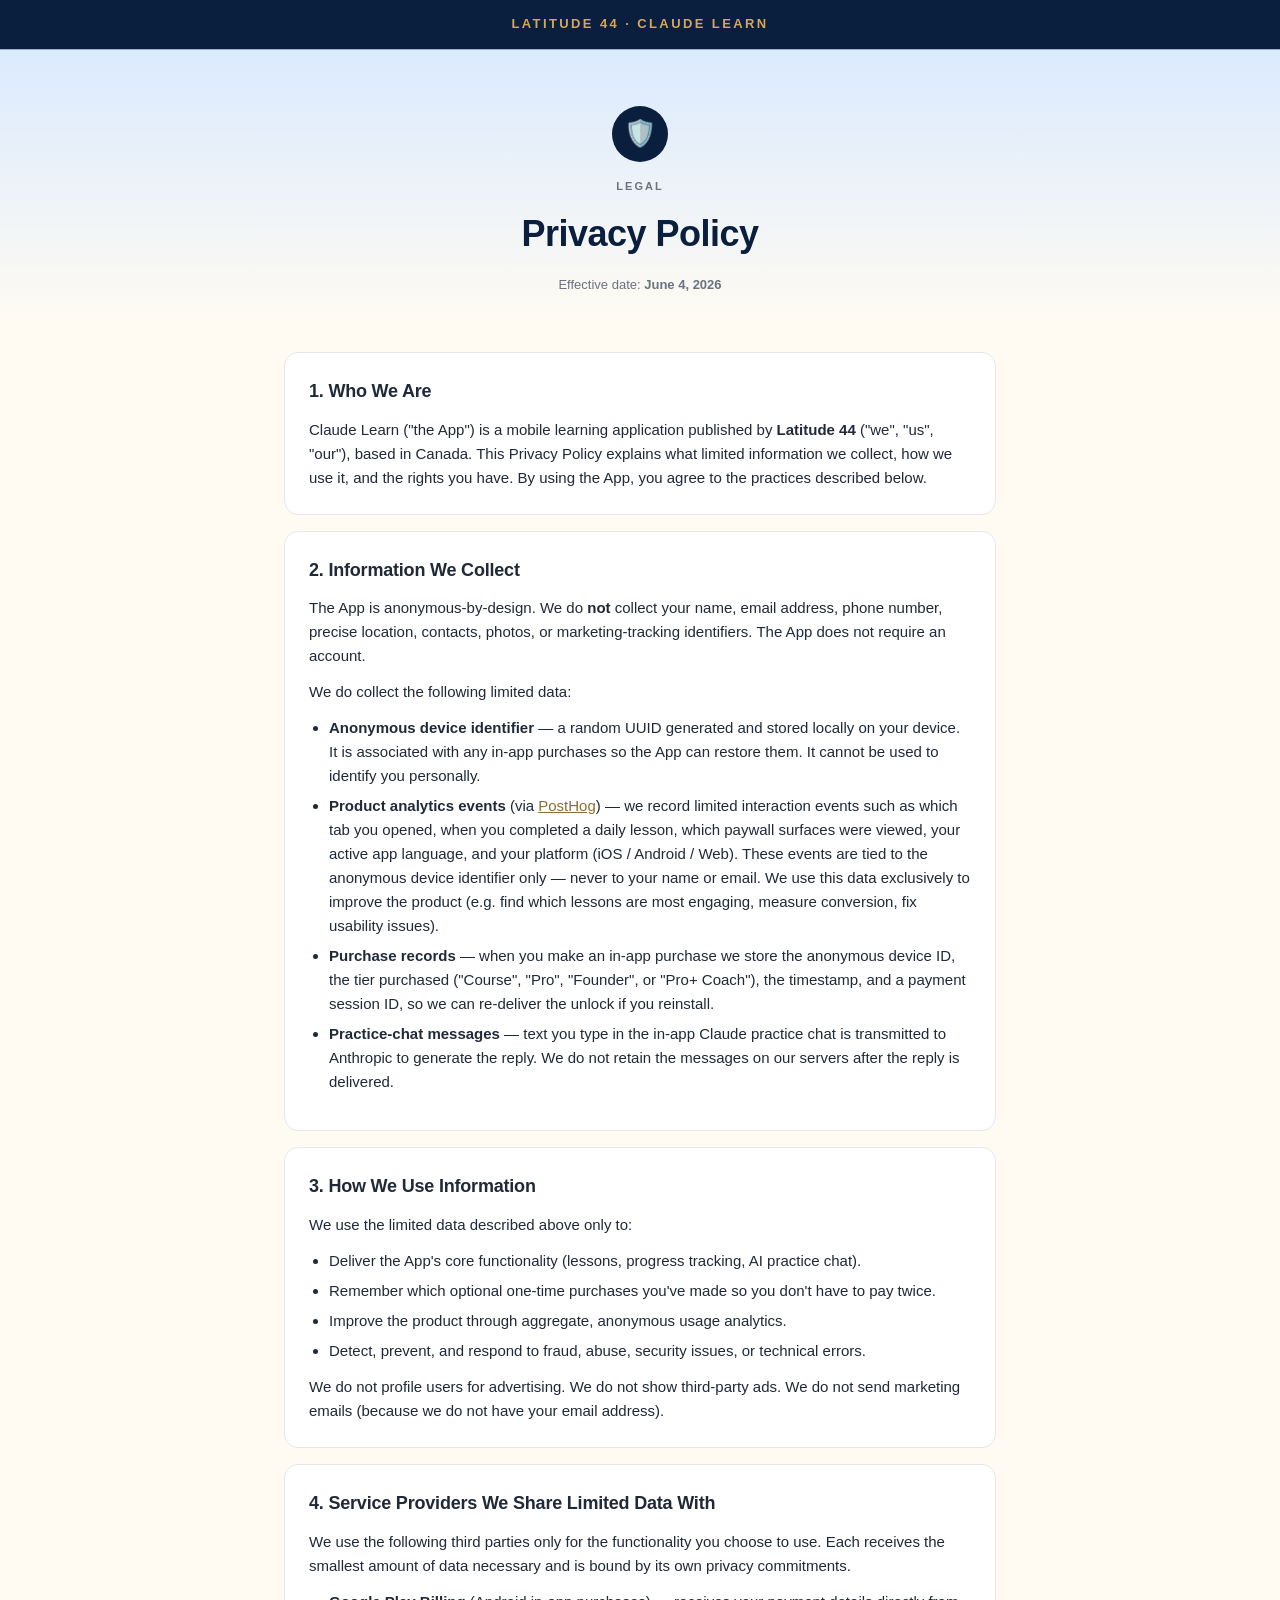
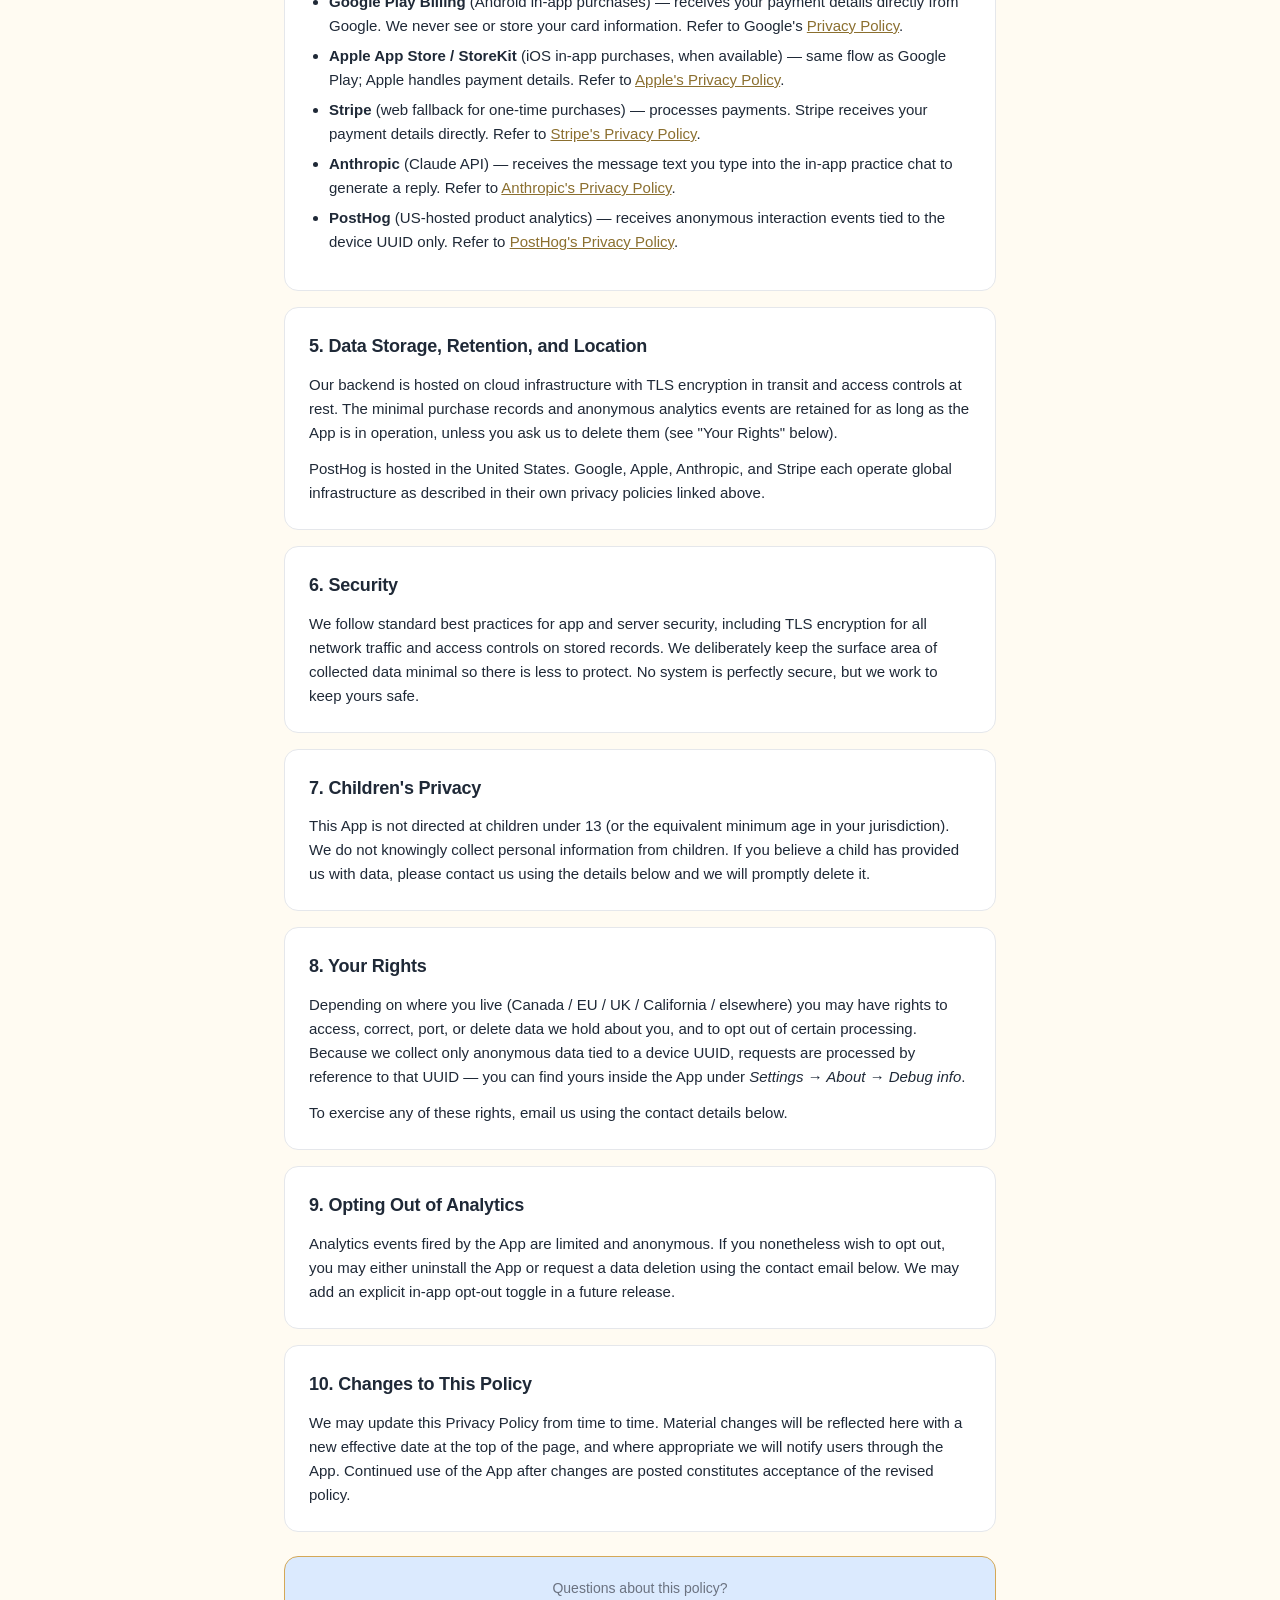
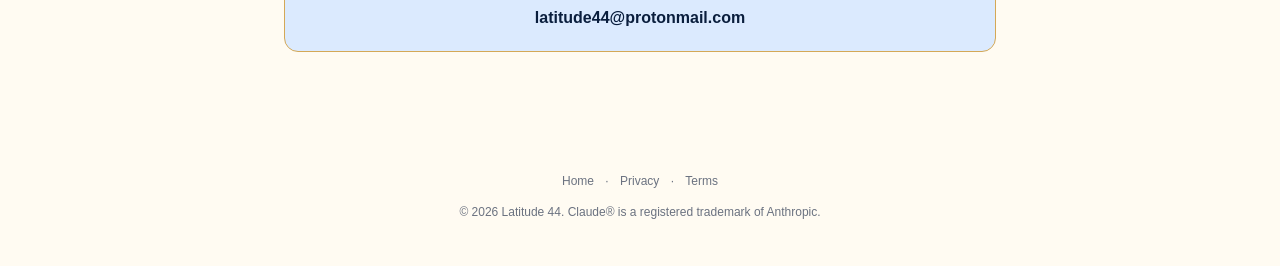
<file: privacy.html>
<!DOCTYPE html>
<html lang="en">
<head>
  <meta charset="UTF-8">
  <meta name="viewport" content="width=device-width, initial-scale=1.0">
  <title>Privacy Policy · Claude Learn · Latitude 44</title>
  <meta name="description" content="Privacy Policy for the Claude Learn mobile app by Latitude 44.">
  <link rel="canonical" href="https://latitude44.app/privacy">
  <style>
    :root {
      --navy: #0A1E3D;
      --navy-soft: #DBEAFE;
      --cream: #FFFBF2;
      --gold: #D4A857;
      --gold-deep: #8B6F2F;
      --text: #1F2937;
      --text-muted: #6B7280;
      --card: #FFFFFF;
      --border: #E5E7EB;
      --maxw: 760px;
    }
    @media (prefers-color-scheme: dark) {
      :root {
        --cream: #0A1228;
        --text: #F3F4F6;
        --text-muted: #9CA3AF;
        --card: #131C36;
        --border: #1F2A4A;
        --navy-soft: #1A2848;
      }
    }
    * { box-sizing: border-box; }
    html, body {
      margin: 0;
      padding: 0;
      font-family: -apple-system, BlinkMacSystemFont, "Segoe UI", Roboto, "Helvetica Neue", Arial, sans-serif;
      background: var(--cream);
      color: var(--text);
      line-height: 1.6;
      -webkit-font-smoothing: antialiased;
    }
    .nav {
      background: var(--navy);
      color: var(--gold);
      padding: 14px 24px;
      text-align: center;
      font-size: 13px;
      letter-spacing: 2.4px;
      font-weight: 700;
      text-transform: uppercase;
      border-bottom: 1px solid var(--gold);
    }
    .nav a { color: var(--gold); text-decoration: none; }
    .hero {
      background: linear-gradient(180deg, var(--navy-soft) 0%, var(--cream) 100%);
      padding: 56px 24px 32px;
      text-align: center;
    }
    .hero-icon {
      width: 56px; height: 56px;
      border-radius: 28px;
      background: var(--navy);
      color: var(--gold);
      display: inline-flex;
      align-items: center;
      justify-content: center;
      font-size: 26px;
      margin-bottom: 16px;
    }
    h1 {
      font-size: 36px;
      font-weight: 900;
      letter-spacing: -0.5px;
      margin: 0 0 8px;
      color: var(--navy);
    }
    @media (prefers-color-scheme: dark) {
      h1 { color: var(--gold); }
    }
    .eyebrow {
      font-size: 11px;
      letter-spacing: 2px;
      font-weight: 800;
      text-transform: uppercase;
      color: var(--text-muted);
      margin: 0 0 10px;
    }
    .effective {
      font-size: 13px;
      color: var(--text-muted);
      margin: 12px 0 0;
    }
    main {
      max-width: var(--maxw);
      margin: 0 auto;
      padding: 24px 24px 64px;
    }
    section.card {
      background: var(--card);
      border: 1px solid var(--border);
      border-radius: 14px;
      padding: 24px;
      margin-bottom: 16px;
    }
    section.card h2 {
      font-size: 18px;
      font-weight: 800;
      margin: 0 0 12px;
      color: var(--text);
      letter-spacing: -0.2px;
    }
    section.card p {
      margin: 0 0 12px;
      color: var(--text);
      font-size: 15px;
    }
    section.card p:last-child { margin-bottom: 0; }
    ul { margin: 8px 0 12px; padding-left: 20px; }
    ul li { margin-bottom: 6px; font-size: 15px; }
    a { color: var(--gold-deep); }
    a:hover { text-decoration: underline; }
    @media (prefers-color-scheme: dark) {
      a { color: var(--gold); }
    }
    .contact {
      background: var(--navy-soft);
      border: 1px solid var(--gold);
      border-radius: 14px;
      padding: 20px 24px;
      text-align: center;
      margin: 24px 0;
    }
    .contact a {
      font-weight: 800;
      color: var(--navy);
      text-decoration: none;
    }
    @media (prefers-color-scheme: dark) {
      .contact a { color: var(--gold); }
    }
    footer {
      text-align: center;
      padding: 32px 24px;
      font-size: 12px;
      color: var(--text-muted);
    }
    footer a { color: var(--text-muted); text-decoration: none; margin: 0 8px; }
    footer a:hover { color: var(--gold-deep); text-decoration: underline; }
  </style>
</head>
<body>
  <nav class="nav">
    <a href="https://latitude44.app/">Latitude 44 · Claude Learn</a>
  </nav>

  <header class="hero">
    <div class="hero-icon" aria-hidden="true">🛡️</div>
    <p class="eyebrow">Legal</p>
    <h1>Privacy Policy</h1>
    <p class="effective">Effective date: <strong>June 4, 2026</strong></p>
  </header>

  <main>
    <section class="card">
      <h2>1. Who We Are</h2>
      <p>
        Claude Learn ("the App") is a mobile learning application published by <strong>Latitude 44</strong>
        ("we", "us", "our"), based in Canada. This Privacy Policy explains what limited information we collect,
        how we use it, and the rights you have. By using the App, you agree to the practices described below.
      </p>
    </section>

    <section class="card">
      <h2>2. Information We Collect</h2>
      <p>
        The App is anonymous-by-design. We do <strong>not</strong> collect your name, email address, phone number,
        precise location, contacts, photos, or marketing-tracking identifiers. The App does not require an account.
      </p>
      <p>We do collect the following limited data:</p>
      <ul>
        <li>
          <strong>Anonymous device identifier</strong> — a random UUID generated and stored locally on your device.
          It is associated with any in-app purchases so the App can restore them. It cannot be used to identify you
          personally.
        </li>
        <li>
          <strong>Product analytics events</strong> (via <a href="https://posthog.com" target="_blank" rel="noopener">PostHog</a>) —
          we record limited interaction events such as which tab you opened, when you completed a daily lesson,
          which paywall surfaces were viewed, your active app language, and your platform (iOS / Android / Web).
          These events are tied to the anonymous device identifier only — never to your name or email.
          We use this data exclusively to improve the product (e.g. find which lessons are most engaging,
          measure conversion, fix usability issues).
        </li>
        <li>
          <strong>Purchase records</strong> — when you make an in-app purchase we store the anonymous device ID,
          the tier purchased ("Course", "Pro", "Founder", or "Pro+ Coach"), the timestamp, and a payment session ID,
          so we can re-deliver the unlock if you reinstall.
        </li>
        <li>
          <strong>Practice-chat messages</strong> — text you type in the in-app Claude practice chat is transmitted
          to Anthropic to generate the reply. We do not retain the messages on our servers after the reply is delivered.
        </li>
      </ul>
    </section>

    <section class="card">
      <h2>3. How We Use Information</h2>
      <p>We use the limited data described above only to:</p>
      <ul>
        <li>Deliver the App's core functionality (lessons, progress tracking, AI practice chat).</li>
        <li>Remember which optional one-time purchases you've made so you don't have to pay twice.</li>
        <li>Improve the product through aggregate, anonymous usage analytics.</li>
        <li>Detect, prevent, and respond to fraud, abuse, security issues, or technical errors.</li>
      </ul>
      <p>
        We do not profile users for advertising. We do not show third-party ads. We do not send marketing emails
        (because we do not have your email address).
      </p>
    </section>

    <section class="card">
      <h2>4. Service Providers We Share Limited Data With</h2>
      <p>
        We use the following third parties only for the functionality you choose to use. Each receives the
        smallest amount of data necessary and is bound by its own privacy commitments.
      </p>
      <ul>
        <li>
          <strong>Google Play Billing</strong> (Android in-app purchases) — receives your payment details directly
          from Google. We never see or store your card information. Refer to Google's
          <a href="https://policies.google.com/privacy" target="_blank" rel="noopener">Privacy Policy</a>.
        </li>
        <li>
          <strong>Apple App Store / StoreKit</strong> (iOS in-app purchases, when available) — same flow as
          Google Play; Apple handles payment details. Refer to
          <a href="https://www.apple.com/legal/privacy/" target="_blank" rel="noopener">Apple's Privacy Policy</a>.
        </li>
        <li>
          <strong>Stripe</strong> (web fallback for one-time purchases) — processes payments. Stripe receives
          your payment details directly. Refer to
          <a href="https://stripe.com/privacy" target="_blank" rel="noopener">Stripe's Privacy Policy</a>.
        </li>
        <li>
          <strong>Anthropic</strong> (Claude API) — receives the message text you type into the in-app practice
          chat to generate a reply. Refer to
          <a href="https://www.anthropic.com/legal/privacy" target="_blank" rel="noopener">Anthropic's Privacy Policy</a>.
        </li>
        <li>
          <strong>PostHog</strong> (US-hosted product analytics) — receives anonymous interaction events tied to
          the device UUID only. Refer to
          <a href="https://posthog.com/privacy" target="_blank" rel="noopener">PostHog's Privacy Policy</a>.
        </li>
      </ul>
    </section>

    <section class="card">
      <h2>5. Data Storage, Retention, and Location</h2>
      <p>
        Our backend is hosted on cloud infrastructure with TLS encryption in transit and access controls at rest.
        The minimal purchase records and anonymous analytics events are retained for as long as the App is in
        operation, unless you ask us to delete them (see "Your Rights" below).
      </p>
      <p>
        PostHog is hosted in the United States. Google, Apple, Anthropic, and Stripe each operate global
        infrastructure as described in their own privacy policies linked above.
      </p>
    </section>

    <section class="card">
      <h2>6. Security</h2>
      <p>
        We follow standard best practices for app and server security, including TLS encryption for all network
        traffic and access controls on stored records. We deliberately keep the surface area of collected data
        minimal so there is less to protect. No system is perfectly secure, but we work to keep yours safe.
      </p>
    </section>

    <section class="card">
      <h2>7. Children's Privacy</h2>
      <p>
        This App is not directed at children under 13 (or the equivalent minimum age in your jurisdiction).
        We do not knowingly collect personal information from children. If you believe a child has provided us
        with data, please contact us using the details below and we will promptly delete it.
      </p>
    </section>

    <section class="card">
      <h2>8. Your Rights</h2>
      <p>
        Depending on where you live (Canada / EU / UK / California / elsewhere) you may have rights to access,
        correct, port, or delete data we hold about you, and to opt out of certain processing. Because we collect
        only anonymous data tied to a device UUID, requests are processed by reference to that UUID — you can
        find yours inside the App under <em>Settings → About → Debug info</em>.
      </p>
      <p>To exercise any of these rights, email us using the contact details below.</p>
    </section>

    <section class="card">
      <h2>9. Opting Out of Analytics</h2>
      <p>
        Analytics events fired by the App are limited and anonymous. If you nonetheless wish to opt out, you may
        either uninstall the App or request a data deletion using the contact email below. We may add an explicit
        in-app opt-out toggle in a future release.
      </p>
    </section>

    <section class="card">
      <h2>10. Changes to This Policy</h2>
      <p>
        We may update this Privacy Policy from time to time. Material changes will be reflected here with a new
        effective date at the top of the page, and where appropriate we will notify users through the App.
        Continued use of the App after changes are posted constitutes acceptance of the revised policy.
      </p>
    </section>

    <div class="contact">
      <p style="margin: 0 0 6px; font-size: 14px; color: var(--text-muted);">Questions about this policy?</p>
      <a href="mailto:latitude44@protonmail.com?subject=Privacy%20question%20%E2%80%94%20Claude%20Learn">
        latitude44@protonmail.com
      </a>
    </div>
  </main>

  <footer>
    <a href="https://latitude44.app/">Home</a> ·
    <a href="https://latitude44.app/privacy">Privacy</a> ·
    <a href="https://latitude44.app/terms">Terms</a>
    <p style="margin-top: 12px;">© 2026 Latitude 44. Claude® is a registered trademark of Anthropic.</p>
  </footer>
</body>
</html>
</file>
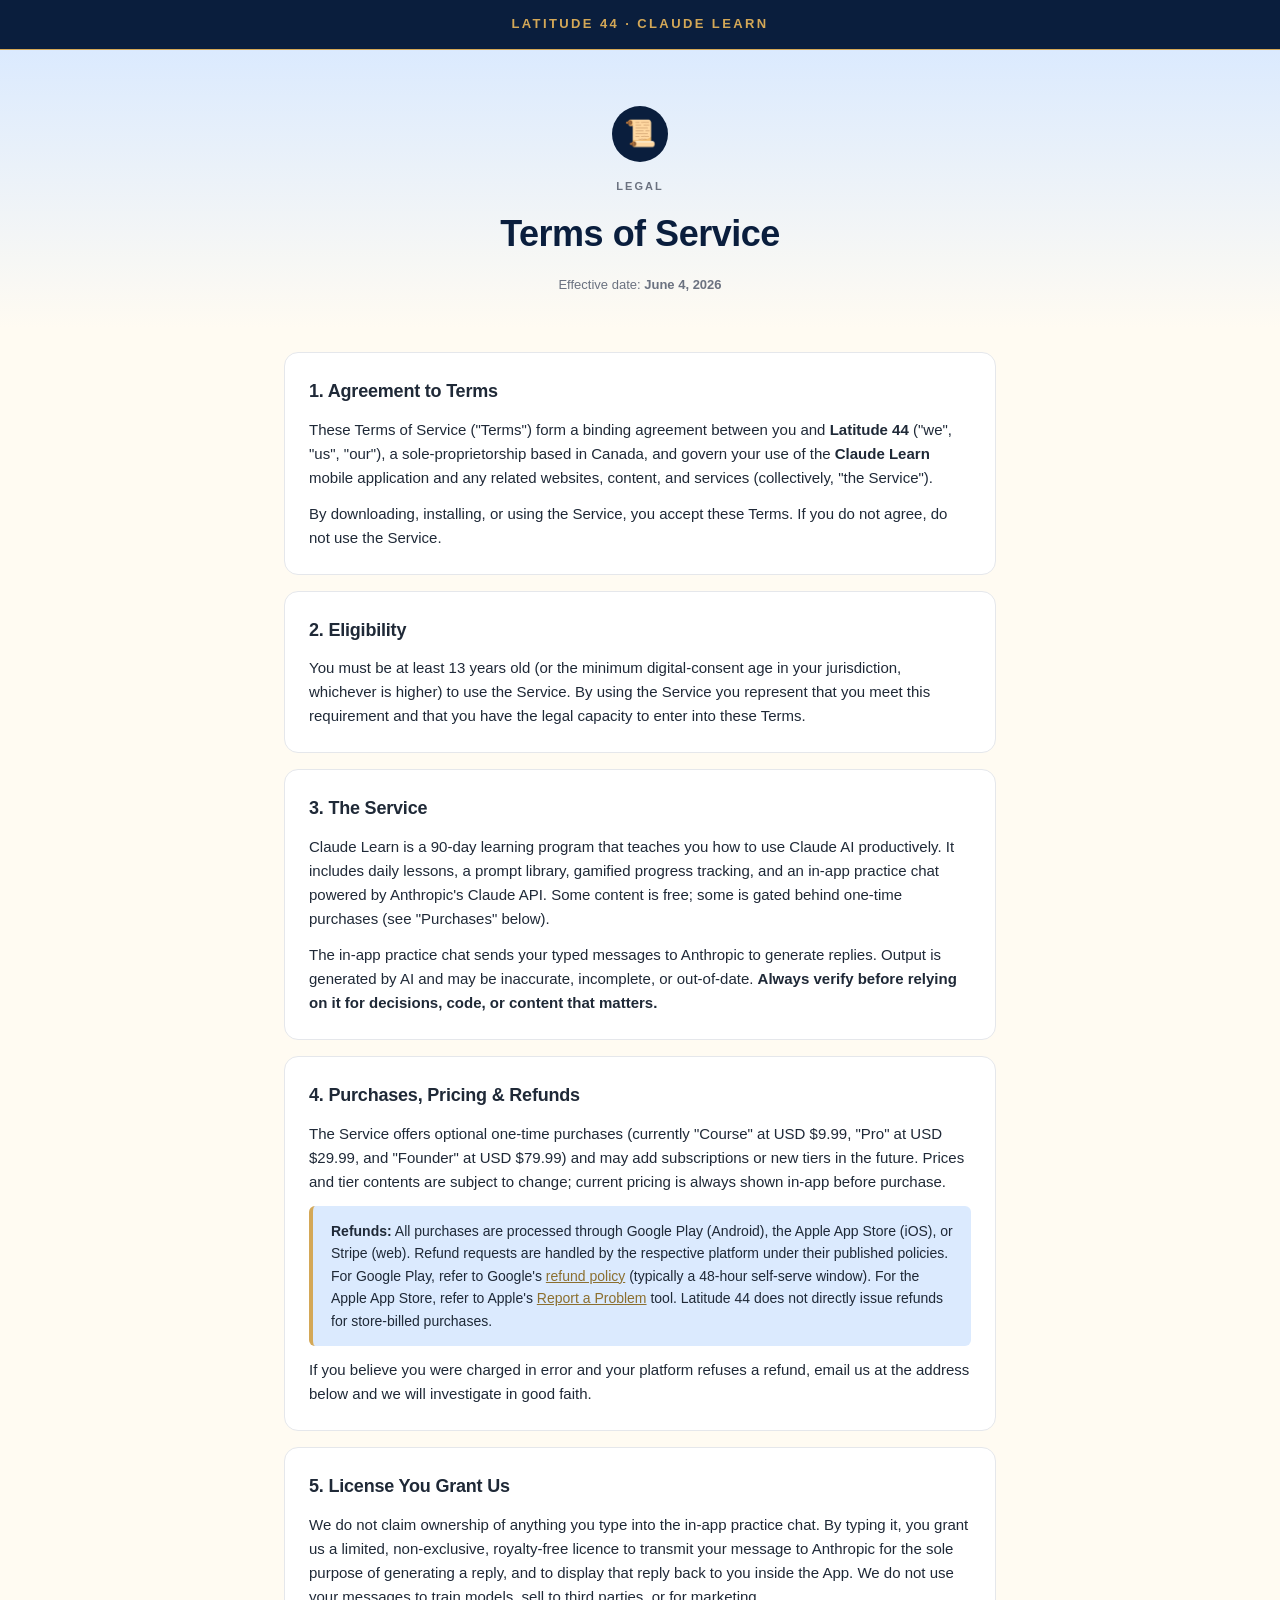
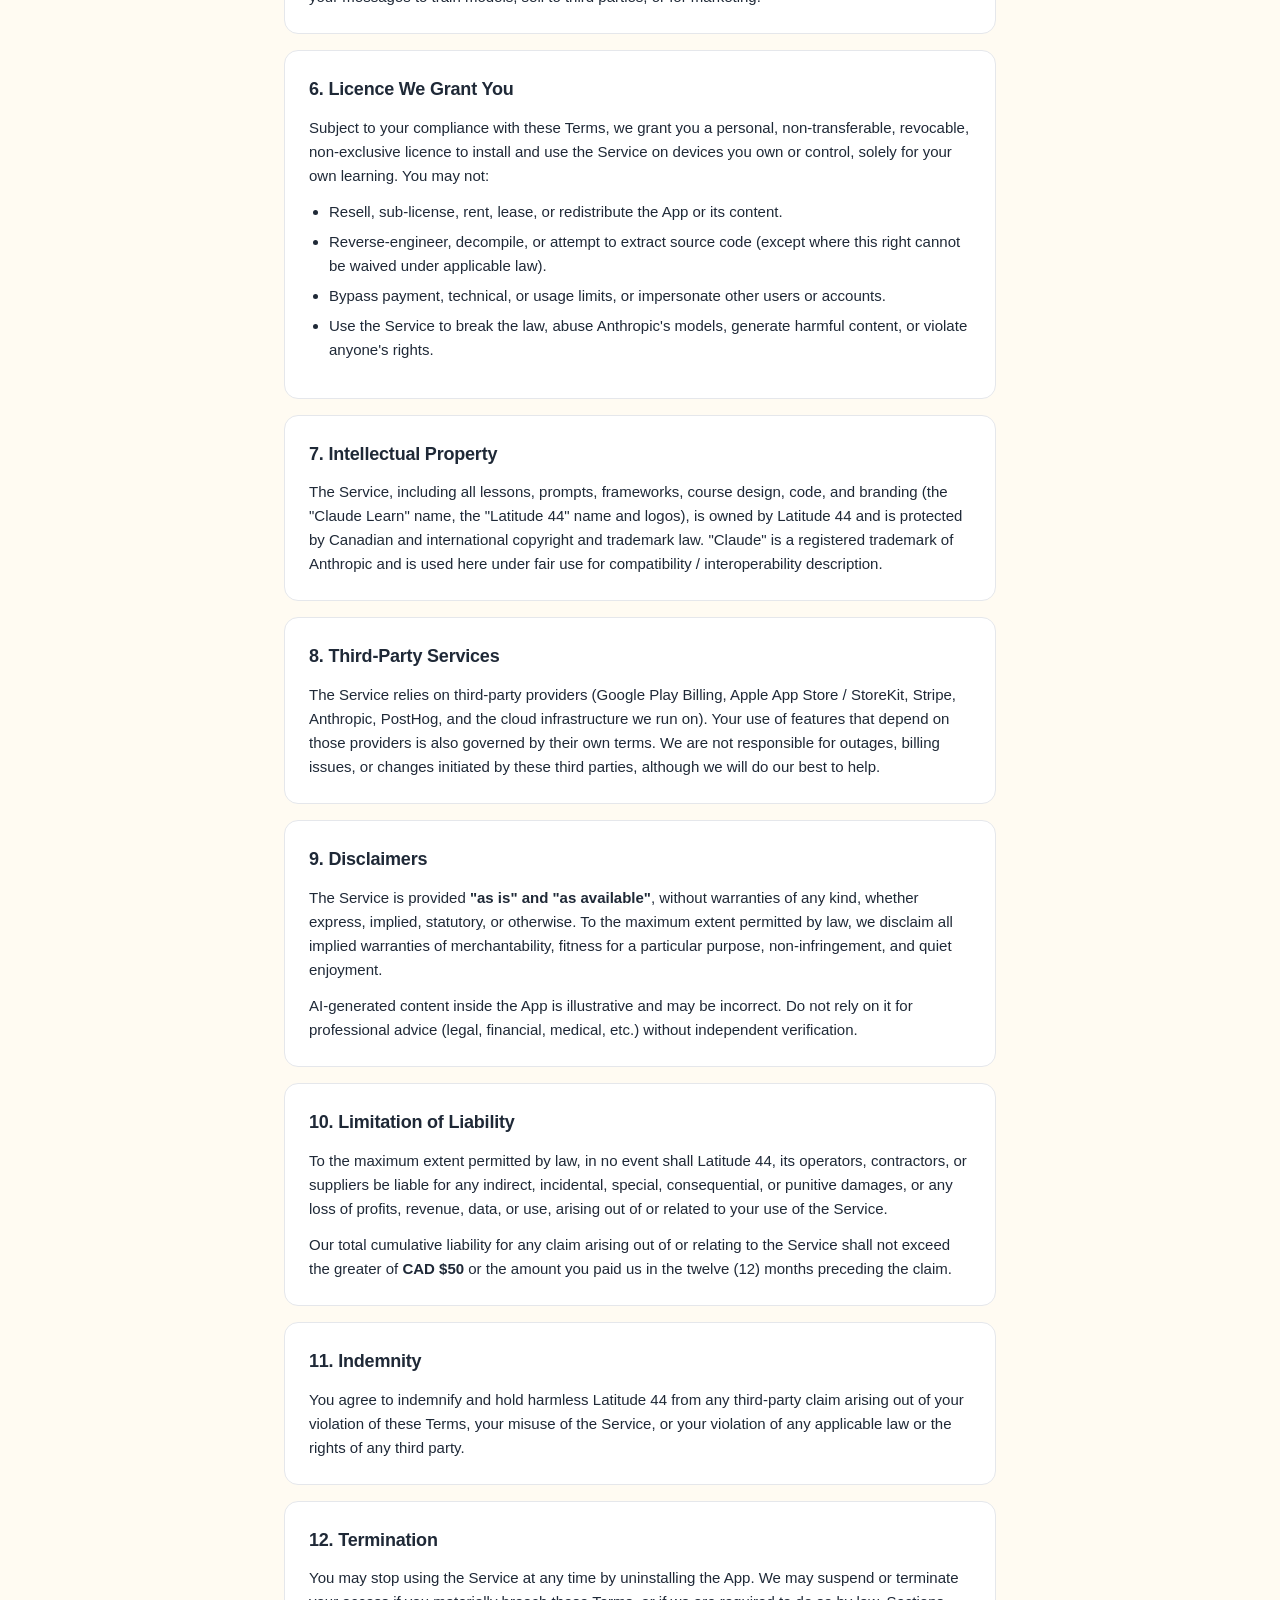
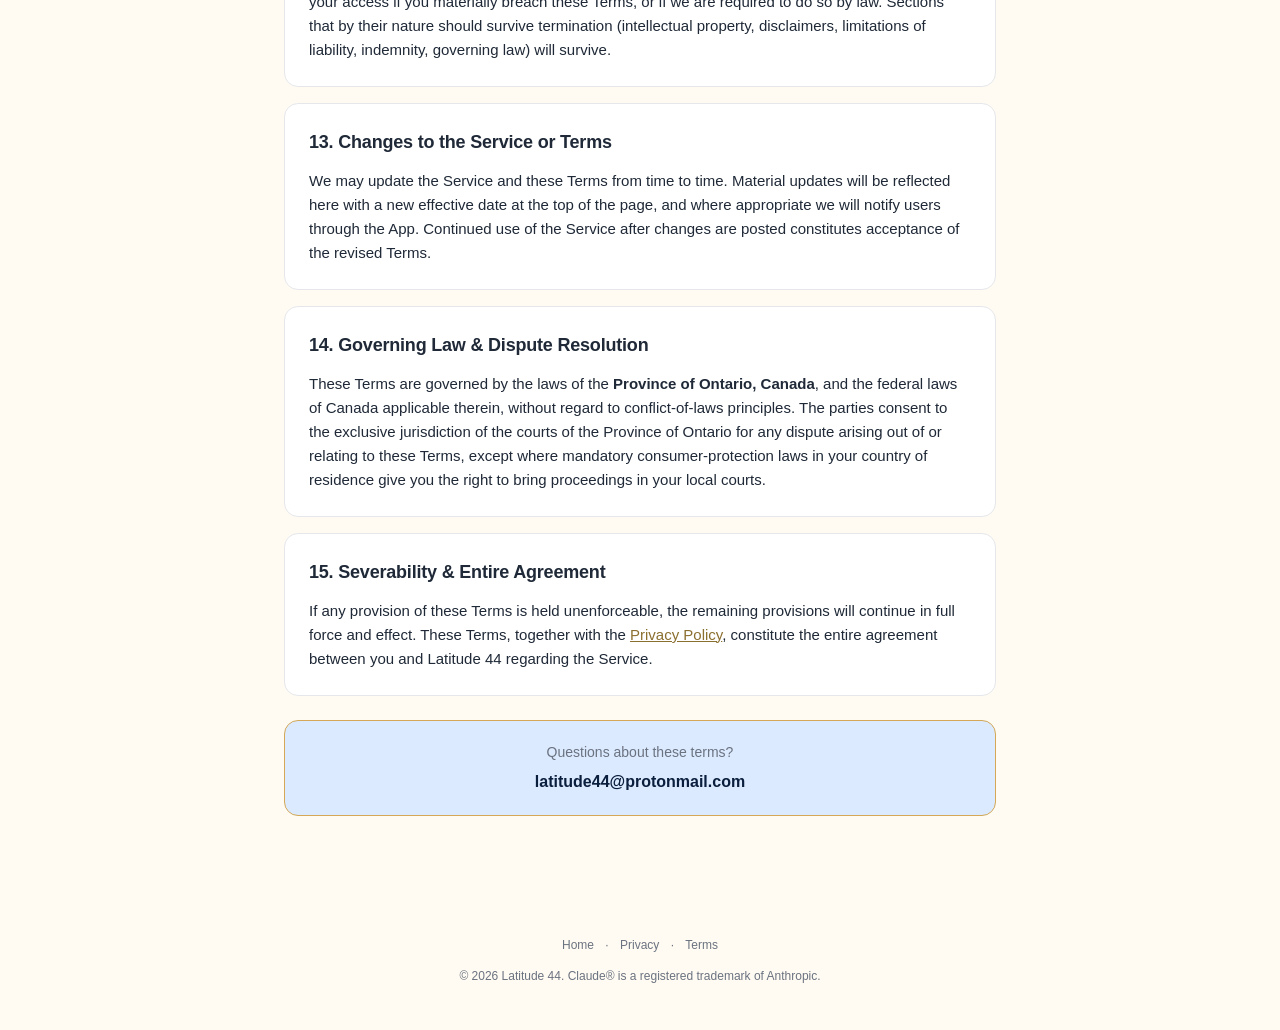
<file: terms.html>
<!DOCTYPE html>
<html lang="en">
<head>
  <meta charset="UTF-8">
  <meta name="viewport" content="width=device-width, initial-scale=1.0">
  <title>Terms of Service · Claude Learn · Latitude 44</title>
  <meta name="description" content="Terms of Service for the Claude Learn mobile app by Latitude 44.">
  <link rel="canonical" href="https://latitude44.app/terms">
  <style>
    :root {
      --navy: #0A1E3D;
      --navy-soft: #DBEAFE;
      --cream: #FFFBF2;
      --gold: #D4A857;
      --gold-deep: #8B6F2F;
      --text: #1F2937;
      --text-muted: #6B7280;
      --card: #FFFFFF;
      --border: #E5E7EB;
      --maxw: 760px;
    }
    @media (prefers-color-scheme: dark) {
      :root {
        --cream: #0A1228;
        --text: #F3F4F6;
        --text-muted: #9CA3AF;
        --card: #131C36;
        --border: #1F2A4A;
        --navy-soft: #1A2848;
      }
    }
    * { box-sizing: border-box; }
    html, body {
      margin: 0; padding: 0;
      font-family: -apple-system, BlinkMacSystemFont, "Segoe UI", Roboto, "Helvetica Neue", Arial, sans-serif;
      background: var(--cream);
      color: var(--text);
      line-height: 1.6;
      -webkit-font-smoothing: antialiased;
    }
    .nav {
      background: var(--navy);
      color: var(--gold);
      padding: 14px 24px;
      text-align: center;
      font-size: 13px;
      letter-spacing: 2.4px;
      font-weight: 700;
      text-transform: uppercase;
      border-bottom: 1px solid var(--gold);
    }
    .nav a { color: var(--gold); text-decoration: none; }
    .hero {
      background: linear-gradient(180deg, var(--navy-soft) 0%, var(--cream) 100%);
      padding: 56px 24px 32px;
      text-align: center;
    }
    .hero-icon {
      width: 56px; height: 56px;
      border-radius: 28px;
      background: var(--navy);
      color: var(--gold);
      display: inline-flex;
      align-items: center;
      justify-content: center;
      font-size: 26px;
      margin-bottom: 16px;
    }
    h1 {
      font-size: 36px;
      font-weight: 900;
      letter-spacing: -0.5px;
      margin: 0 0 8px;
      color: var(--navy);
    }
    @media (prefers-color-scheme: dark) { h1 { color: var(--gold); } }
    .eyebrow {
      font-size: 11px;
      letter-spacing: 2px;
      font-weight: 800;
      text-transform: uppercase;
      color: var(--text-muted);
      margin: 0 0 10px;
    }
    .effective {
      font-size: 13px;
      color: var(--text-muted);
      margin: 12px 0 0;
    }
    main { max-width: var(--maxw); margin: 0 auto; padding: 24px 24px 64px; }
    section.card {
      background: var(--card);
      border: 1px solid var(--border);
      border-radius: 14px;
      padding: 24px;
      margin-bottom: 16px;
    }
    section.card h2 {
      font-size: 18px;
      font-weight: 800;
      margin: 0 0 12px;
      color: var(--text);
      letter-spacing: -0.2px;
    }
    section.card p { margin: 0 0 12px; color: var(--text); font-size: 15px; }
    section.card p:last-child { margin-bottom: 0; }
    ul { margin: 8px 0 12px; padding-left: 20px; }
    ul li { margin-bottom: 6px; font-size: 15px; }
    a { color: var(--gold-deep); }
    a:hover { text-decoration: underline; }
    @media (prefers-color-scheme: dark) { a { color: var(--gold); } }
    .callout {
      background: var(--navy-soft);
      border-left: 4px solid var(--gold);
      padding: 14px 18px;
      margin: 12px 0;
      border-radius: 6px;
      font-size: 14px;
    }
    .contact {
      background: var(--navy-soft);
      border: 1px solid var(--gold);
      border-radius: 14px;
      padding: 20px 24px;
      text-align: center;
      margin: 24px 0;
    }
    .contact a { font-weight: 800; color: var(--navy); text-decoration: none; }
    @media (prefers-color-scheme: dark) { .contact a { color: var(--gold); } }
    footer {
      text-align: center;
      padding: 32px 24px;
      font-size: 12px;
      color: var(--text-muted);
    }
    footer a { color: var(--text-muted); text-decoration: none; margin: 0 8px; }
    footer a:hover { color: var(--gold-deep); text-decoration: underline; }
  </style>
</head>
<body>
  <nav class="nav">
    <a href="https://latitude44.app/">Latitude 44 · Claude Learn</a>
  </nav>

  <header class="hero">
    <div class="hero-icon" aria-hidden="true">📜</div>
    <p class="eyebrow">Legal</p>
    <h1>Terms of Service</h1>
    <p class="effective">Effective date: <strong>June 4, 2026</strong></p>
  </header>

  <main>
    <section class="card">
      <h2>1. Agreement to Terms</h2>
      <p>
        These Terms of Service ("Terms") form a binding agreement between you and
        <strong>Latitude 44</strong> ("we", "us", "our"), a sole-proprietorship based in Canada, and govern your
        use of the <strong>Claude Learn</strong> mobile application and any related websites, content, and
        services (collectively, "the Service").
      </p>
      <p>
        By downloading, installing, or using the Service, you accept these Terms. If you do not agree, do not
        use the Service.
      </p>
    </section>

    <section class="card">
      <h2>2. Eligibility</h2>
      <p>
        You must be at least 13 years old (or the minimum digital-consent age in your jurisdiction, whichever is
        higher) to use the Service. By using the Service you represent that you meet this requirement and that
        you have the legal capacity to enter into these Terms.
      </p>
    </section>

    <section class="card">
      <h2>3. The Service</h2>
      <p>
        Claude Learn is a 90-day learning program that teaches you how to use Claude AI productively. It
        includes daily lessons, a prompt library, gamified progress tracking, and an in-app practice chat powered
        by Anthropic's Claude API. Some content is free; some is gated behind one-time purchases (see
        "Purchases" below).
      </p>
      <p>
        The in-app practice chat sends your typed messages to Anthropic to generate replies. Output is generated
        by AI and may be inaccurate, incomplete, or out-of-date. <strong>Always verify before relying on it for
        decisions, code, or content that matters.</strong>
      </p>
    </section>

    <section class="card">
      <h2>4. Purchases, Pricing & Refunds</h2>
      <p>
        The Service offers optional one-time purchases (currently "Course" at USD $9.99, "Pro" at USD $29.99,
        and "Founder" at USD $79.99) and may add subscriptions or new tiers in the future. Prices and tier
        contents are subject to change; current pricing is always shown in-app before purchase.
      </p>

      <div class="callout">
        <strong>Refunds:</strong> All purchases are processed through Google Play (Android), the Apple App
        Store (iOS), or Stripe (web). Refund requests are handled by the respective platform under their
        published policies. For Google Play, refer to Google's
        <a href="https://support.google.com/googleplay/answer/2479637" target="_blank" rel="noopener">refund policy</a>
        (typically a 48-hour self-serve window). For the Apple App Store, refer to Apple's
        <a href="https://reportaproblem.apple.com" target="_blank" rel="noopener">Report a Problem</a> tool.
        Latitude 44 does not directly issue refunds for store-billed purchases.
      </div>

      <p>
        If you believe you were charged in error and your platform refuses a refund, email us at the address
        below and we will investigate in good faith.
      </p>
    </section>

    <section class="card">
      <h2>5. License You Grant Us</h2>
      <p>
        We do not claim ownership of anything you type into the in-app practice chat. By typing it, you grant us
        a limited, non-exclusive, royalty-free licence to transmit your message to Anthropic for the sole purpose
        of generating a reply, and to display that reply back to you inside the App. We do not use your messages
        to train models, sell to third parties, or for marketing.
      </p>
    </section>

    <section class="card">
      <h2>6. Licence We Grant You</h2>
      <p>
        Subject to your compliance with these Terms, we grant you a personal, non-transferable, revocable,
        non-exclusive licence to install and use the Service on devices you own or control, solely for your own
        learning. You may not:
      </p>
      <ul>
        <li>Resell, sub-license, rent, lease, or redistribute the App or its content.</li>
        <li>Reverse-engineer, decompile, or attempt to extract source code (except where this right cannot be
            waived under applicable law).</li>
        <li>Bypass payment, technical, or usage limits, or impersonate other users or accounts.</li>
        <li>Use the Service to break the law, abuse Anthropic's models, generate harmful content, or violate
            anyone's rights.</li>
      </ul>
    </section>

    <section class="card">
      <h2>7. Intellectual Property</h2>
      <p>
        The Service, including all lessons, prompts, frameworks, course design, code, and branding (the "Claude
        Learn" name, the "Latitude 44" name and logos), is owned by Latitude 44 and is protected by Canadian and
        international copyright and trademark law. "Claude" is a registered trademark of Anthropic and is used
        here under fair use for compatibility / interoperability description.
      </p>
    </section>

    <section class="card">
      <h2>8. Third-Party Services</h2>
      <p>
        The Service relies on third-party providers (Google Play Billing, Apple App Store / StoreKit, Stripe,
        Anthropic, PostHog, and the cloud infrastructure we run on). Your use of features that depend on those
        providers is also governed by their own terms. We are not responsible for outages, billing issues, or
        changes initiated by these third parties, although we will do our best to help.
      </p>
    </section>

    <section class="card">
      <h2>9. Disclaimers</h2>
      <p>
        The Service is provided <strong>"as is" and "as available"</strong>, without warranties of any kind,
        whether express, implied, statutory, or otherwise. To the maximum extent permitted by law, we disclaim
        all implied warranties of merchantability, fitness for a particular purpose, non-infringement, and quiet
        enjoyment.
      </p>
      <p>
        AI-generated content inside the App is illustrative and may be incorrect. Do not rely on it for
        professional advice (legal, financial, medical, etc.) without independent verification.
      </p>
    </section>

    <section class="card">
      <h2>10. Limitation of Liability</h2>
      <p>
        To the maximum extent permitted by law, in no event shall Latitude 44, its operators, contractors, or
        suppliers be liable for any indirect, incidental, special, consequential, or punitive damages, or any
        loss of profits, revenue, data, or use, arising out of or related to your use of the Service.
      </p>
      <p>
        Our total cumulative liability for any claim arising out of or relating to the Service shall not exceed
        the greater of <strong>CAD $50</strong> or the amount you paid us in the twelve (12) months preceding
        the claim.
      </p>
    </section>

    <section class="card">
      <h2>11. Indemnity</h2>
      <p>
        You agree to indemnify and hold harmless Latitude 44 from any third-party claim arising out of your
        violation of these Terms, your misuse of the Service, or your violation of any applicable law or the
        rights of any third party.
      </p>
    </section>

    <section class="card">
      <h2>12. Termination</h2>
      <p>
        You may stop using the Service at any time by uninstalling the App. We may suspend or terminate your
        access if you materially breach these Terms, or if we are required to do so by law. Sections that by
        their nature should survive termination (intellectual property, disclaimers, limitations of liability,
        indemnity, governing law) will survive.
      </p>
    </section>

    <section class="card">
      <h2>13. Changes to the Service or Terms</h2>
      <p>
        We may update the Service and these Terms from time to time. Material updates will be reflected here
        with a new effective date at the top of the page, and where appropriate we will notify users through the
        App. Continued use of the Service after changes are posted constitutes acceptance of the revised Terms.
      </p>
    </section>

    <section class="card">
      <h2>14. Governing Law &amp; Dispute Resolution</h2>
      <p>
        These Terms are governed by the laws of the <strong>Province of Ontario, Canada</strong>, and the
        federal laws of Canada applicable therein, without regard to conflict-of-laws principles. The parties
        consent to the exclusive jurisdiction of the courts of the Province of Ontario for any dispute arising
        out of or relating to these Terms, except where mandatory consumer-protection laws in your country of
        residence give you the right to bring proceedings in your local courts.
      </p>
    </section>

    <section class="card">
      <h2>15. Severability &amp; Entire Agreement</h2>
      <p>
        If any provision of these Terms is held unenforceable, the remaining provisions will continue in full
        force and effect. These Terms, together with the
        <a href="https://latitude44.app/privacy">Privacy Policy</a>, constitute the entire agreement between you
        and Latitude 44 regarding the Service.
      </p>
    </section>

    <div class="contact">
      <p style="margin: 0 0 6px; font-size: 14px; color: var(--text-muted);">Questions about these terms?</p>
      <a href="mailto:latitude44@protonmail.com?subject=Terms%20question%20%E2%80%94%20Claude%20Learn">
        latitude44@protonmail.com
      </a>
    </div>
  </main>

  <footer>
    <a href="https://latitude44.app/">Home</a> ·
    <a href="https://latitude44.app/privacy">Privacy</a> ·
    <a href="https://latitude44.app/terms">Terms</a>
    <p style="margin-top: 12px;">© 2026 Latitude 44. Claude® is a registered trademark of Anthropic.</p>
  </footer>
</body>
</html>
</file>
<file: styles.css>
/* ====================================================================
   Latitude 44 — Claude Learn landing page
   ------------------------------------------------------------------
   Design tokens mirror the in-app `latitude44` brand object:
     navy  #0A1A2A   gold  #C8A25A   greyLight #E6E6E6
   Headings use Outfit 900 (display).  Body uses Inter.
   ==================================================================== */

:root {
  --navy-900: #0A1A2A;
  --navy-800: #0F2237;
  --navy-700: #15314F;
  --navy-600: #1C406A;
  --gold-500: #C8A25A;
  --gold-400: #D9B57A;
  --grey-100: #F7F6F1;
  --grey-200: #E6E6E6;
  --grey-500: #8D9099;
  --ink-900:  #0B121C;
  --ink-700:  #2E343F;
  --ink-500:  #4A5160;

  --brain:    #1E2C50;   /* pillar 1 · navy */
  --hands:    #0E7490;   /* pillar 2 · cyan */
  --builder:  #1D4ED8;   /* pillar 3 · blue */

  --maxw:     1180px;
  --radius:   18px;
  --radius-sm: 10px;

  --shadow-card: 0 10px 30px -12px rgba(10,26,42,.18), 0 4px 8px -3px rgba(10,26,42,.08);
  --shadow-pop:  0 18px 40px -16px rgba(10,26,42,.45);
}

* { box-sizing: border-box; }
html { scroll-behavior: smooth; }
body {
  margin: 0;
  font-family: 'Inter', system-ui, -apple-system, Segoe UI, sans-serif;
  font-size: 16px;
  line-height: 1.55;
  color: var(--ink-900);
  background: var(--grey-100);
  -webkit-font-smoothing: antialiased;
  text-rendering: optimizeLegibility;
}
img { max-width: 100%; height: auto; display: block; }
a { color: inherit; }

.container {
  width: 100%;
  max-width: var(--maxw);
  margin: 0 auto;
  padding: 0 24px;
}

/* ============== TYPOGRAPHY ============== */
h1, h2, h3 {
  font-family: 'Outfit', 'Inter', sans-serif;
  letter-spacing: -0.02em;
  margin: 0;
}
h1 { font-weight: 900; font-size: clamp(40px, 7vw, 78px); line-height: 1.02; }
h2 { font-weight: 900; font-size: clamp(28px, 4vw, 44px); line-height: 1.1; }
h3 { font-weight: 800; font-size: 20px; line-height: 1.25; }

.eyebrow,
.section__eyebrow {
  font-family: 'Outfit', sans-serif;
  font-weight: 800;
  font-size: 12px;
  letter-spacing: 0.28em;
  color: var(--gold-500);
  text-transform: uppercase;
  margin: 0 0 16px;
}
.section__eyebrow--gold { color: var(--gold-400); }

/* ============== BUTTONS ============== */
.btn {
  display: inline-flex;
  align-items: center;
  justify-content: center;
  gap: 8px;
  padding: 14px 26px;
  border-radius: 999px;
  font-family: 'Outfit', sans-serif;
  font-weight: 800;
  font-size: 16px;
  letter-spacing: 0.02em;
  text-decoration: none;
  border: 1.5px solid transparent;
  transition: transform .18s ease, box-shadow .18s ease, background-color .18s ease, border-color .18s ease;
}
.btn--primary {
  background: var(--gold-500);
  color: var(--navy-900);
  box-shadow: var(--shadow-pop);
}
.btn--primary:hover { transform: translateY(-1px); background: var(--gold-400); }
.btn--primary:active { transform: translateY(0); }

.btn--ghost {
  background: transparent;
  color: var(--grey-100);
  border-color: rgba(255,255,255,.32);
}
.btn--ghost:hover { border-color: var(--gold-500); color: var(--gold-400); }

/* ============== TOP NAV ============== */
.top-nav {
  position: fixed;
  top: 0; left: 0; right: 0;
  z-index: 50;
  display: flex;
  align-items: center;
  justify-content: space-between;
  gap: 24px;
  padding: 14px 24px;
  background: rgba(10,26,42,0);
  transition: background .25s ease, backdrop-filter .25s ease, padding .25s ease;
}
.top-nav.is-scrolled {
  background: rgba(10,26,42,.72);
  backdrop-filter: blur(10px);
  -webkit-backdrop-filter: blur(10px);
  padding: 10px 24px;
}
.brand-mark {
  display: inline-flex;
  align-items: center;
  gap: 10px;
  color: var(--grey-100);
  text-decoration: none;
  font-family: 'Outfit', sans-serif;
  font-weight: 800;
  letter-spacing: 0.18em;
  font-size: 13px;
}
.brand-mark img { width: 32px; height: 32px; }
.top-nav__links {
  display: flex;
  align-items: center;
  gap: 6px;
}
.top-nav__links a {
  color: var(--grey-100);
  text-decoration: none;
  font-family: 'Outfit', sans-serif;
  font-weight: 600;
  font-size: 14px;
  padding: 8px 14px;
  border-radius: 999px;
  transition: background .18s ease, color .18s ease;
}
.top-nav__links a:hover { background: rgba(255,255,255,.08); }
.top-nav__cta {
  background: var(--gold-500);
  color: var(--navy-900) !important;
  font-weight: 800 !important;
  border-radius: 999px;
}
.top-nav__cta:hover { background: var(--gold-400) !important; }

@media (max-width: 720px) {
  .top-nav__links a:not(.top-nav__cta) { display: none; }
  .top-nav { padding: 10px 18px; }
  .brand-mark__text { display: none; }
}

/* ============== HERO ============== */
.hero {
  position: relative;
  isolation: isolate;
  min-height: 100svh;
  display: flex;
  align-items: center;
  color: var(--grey-100);
  overflow: hidden;
  padding: 96px 0 64px;
}
.hero__bg {
  position: absolute; inset: 0;
  z-index: -1;
  background: var(--navy-900);
}
.hero__bg img {
  width: 100%; height: 100%;
  object-fit: cover;
  opacity: .42;
  filter: saturate(.8);
  animation: heroBgFloat 18s ease-in-out infinite alternate;
}
.hero__bg-overlay {
  position: absolute; inset: 0;
  background:
    radial-gradient(ellipse at top, rgba(10,26,42,0) 0%, rgba(10,26,42,.55) 60%, rgba(10,26,42,.95) 100%),
    linear-gradient(180deg, rgba(10,26,42,.25), rgba(10,26,42,.95) 88%);
}
@keyframes heroBgFloat {
  from { transform: scale(1) translateY(0); }
  to   { transform: scale(1.06) translateY(-1.5%); }
}
.hero__inner {
  position: relative;
  display: flex;
  flex-direction: column;
  align-items: flex-start;
  text-align: left;
  gap: 18px;
}
.hero__falcon {
  width: 78px; height: 78px;
  filter: drop-shadow(0 6px 12px rgba(0,0,0,.35));
}
.hero__title {
  display: flex;
  flex-wrap: wrap;
  gap: 0 14px;
  margin: 4px 0 8px;
  max-width: 16ch;
}
.hero__title .word {
  display: inline-block;
  background: linear-gradient(180deg, #fff 0%, #E1D6B8 100%);
  -webkit-background-clip: text;
  background-clip: text;
  -webkit-text-fill-color: transparent;
  color: transparent;
}
.hero__sub {
  font-size: clamp(16px, 1.6vw, 19px);
  max-width: 56ch;
  color: rgba(245,241,232,.86);
  margin: 0;
}
.hero__ctas {
  display: flex;
  gap: 12px;
  margin-top: 18px;
  flex-wrap: wrap;
}
.hero__trust {
  list-style: none;
  display: flex;
  flex-wrap: wrap;
  gap: 8px 14px;
  padding: 0;
  margin: 28px 0 0;
  color: rgba(245,241,232,.7);
  font-size: 13px;
  letter-spacing: 0.04em;
  text-transform: uppercase;
  font-family: 'Outfit', sans-serif;
  font-weight: 600;
}
.hero__trust li { display: inline-flex; align-items: center; gap: 6px; }
.hero__trust li span { font-size: 16px; }

.hero__scroll-cue {
  position: absolute;
  bottom: 28px; left: 50%;
  transform: translateX(-50%);
  width: 26px; height: 42px;
  border: 2px solid rgba(245,241,232,.45);
  border-radius: 22px;
  display: grid; place-items: start center;
  padding-top: 8px;
}
.hero__scroll-cue span {
  display: block;
  width: 3px; height: 8px;
  border-radius: 2px;
  background: rgba(245,241,232,.75);
  animation: scrollCue 1.5s ease-in-out infinite;
}
@keyframes scrollCue {
  0% { transform: translateY(0); opacity: 0; }
  35% { opacity: 1; }
  100% { transform: translateY(14px); opacity: 0; }
}

/* ============== TRUST STRIP ============== */
.trust {
  background: linear-gradient(180deg, var(--navy-900) 0%, var(--navy-800) 100%);
  color: var(--grey-100);
  padding: 36px 0 44px;
  border-top: 1px solid rgba(200,162,90,.18);
  border-bottom: 1px solid rgba(200,162,90,.18);
}
.trust__inner {
  display: flex;
  align-items: center;
  gap: 22px;
  max-width: 920px;
}
.trust__icon {
  width: 56px; height: 56px;
  border-radius: 16px;
  background: rgba(200,162,90,.12);
  color: var(--gold-500);
  display: grid; place-items: center;
  flex: 0 0 auto;
}
.trust__title {
  font-size: clamp(22px, 2.4vw, 28px);
  margin: 0 0 6px;
}
.trust__body {
  margin: 0;
  font-size: 15px;
  color: rgba(245,241,232,.82);
  line-height: 1.55;
}
.trust__body strong { color: var(--gold-400); font-weight: 700; }

/* ============== GENERIC SECTION ============== */
.section {
  padding: clamp(64px, 9vw, 110px) 0;
  background: var(--grey-100);
}
.section--dark {
  background: linear-gradient(180deg, var(--navy-900) 0%, var(--navy-800) 100%);
  color: var(--grey-100);
}
.section--showcase {
  background:
    radial-gradient(ellipse at top, rgba(200,162,90,.10), transparent 70%),
    var(--grey-100);
}
.section__title { max-width: 22ch; margin-bottom: 14px; }
.section__title--light { color: var(--grey-100); }
.section__lead {
  max-width: 60ch;
  margin: 0 0 36px;
  font-size: clamp(15px, 1.6vw, 18px);
  color: var(--ink-500);
}
.section--dark .section__lead { color: rgba(245,241,232,.72); }
.section--dark .section__title { color: #fff; }

/* ============== GRIDS ============== */
.grid {
  display: grid;
  gap: 18px;
}
.grid--3 { grid-template-columns: repeat(auto-fit, minmax(260px, 1fr)); }
.grid--features { grid-template-columns: repeat(auto-fit, minmax(240px, 1fr)); gap: 22px; }
.grid--pricing  { grid-template-columns: repeat(auto-fit, minmax(280px, 1fr)); gap: 24px; }

/* ============== WHO CARD ============== */
.who-card {
  background: #fff;
  border-radius: var(--radius);
  padding: 22px 22px 24px;
  border: 1px solid rgba(10,26,42,.06);
  box-shadow: var(--shadow-card);
  transition: transform .22s ease, box-shadow .22s ease, border-color .22s ease;
}
.who-card:hover {
  transform: translateY(-4px);
  box-shadow: var(--shadow-pop);
  border-color: rgba(200,162,90,.5);
}
.who-card__icon {
  display: inline-grid;
  place-items: center;
  width: 44px; height: 44px;
  border-radius: 12px;
  background: rgba(200,162,90,.14);
  font-size: 22px;
  margin-bottom: 14px;
}
.who-card h3 { margin: 0 0 6px; }
.who-card p { margin: 0; color: var(--ink-500); font-size: 14.5px; }

/* ============== FEATURE CARD ============== */
.feat-card {
  background: rgba(255,255,255,.04);
  border: 1px solid rgba(245,241,232,.12);
  border-radius: var(--radius);
  padding: 26px 22px 24px;
  color: var(--grey-100);
  transition: transform .22s ease, border-color .22s ease, background .22s ease;
}
.feat-card:hover {
  transform: translateY(-4px);
  border-color: var(--gold-500);
  background: rgba(255,255,255,.06);
}
.feat-card__icon {
  width: 44px; height: 44px;
  border-radius: 12px;
  background: rgba(200,162,90,.16);
  color: var(--gold-400);
  display: grid; place-items: center;
  font-size: 18px;
  font-weight: 800;
  margin-bottom: 16px;
}
.feat-card h3 { margin: 0 0 8px; font-size: 19px; }
.feat-card p { margin: 0; color: rgba(245,241,232,.78); font-size: 14.5px; line-height: 1.55; }
.feat-card code {
  background: rgba(200,162,90,.18);
  color: var(--gold-400);
  padding: 1px 6px;
  border-radius: 5px;
  font-size: 13px;
  font-family: 'Outfit', monospace;
  font-weight: 600;
  letter-spacing: 0;
}

/* ============== PHONE MOCKUPS ============== */
.phones {
  display: grid;
  grid-template-columns: 1fr 1.2fr 1fr;
  gap: 18px;
  align-items: end;
  margin-top: 12px;
}
.phone { margin: 0; }
.phone__frame {
  position: relative;
  border-radius: 36px;
  background: linear-gradient(180deg, #1a2638 0%, #0a1525 100%);
  padding: 10px;
  box-shadow:
    inset 0 0 0 2px rgba(255,255,255,.05),
    0 30px 60px -25px rgba(10,26,42,.45),
    0 12px 20px -8px rgba(10,26,42,.22);
}
.phone__frame::before {
  /* speaker / notch */
  content: '';
  position: absolute;
  top: 14px; left: 50%;
  transform: translateX(-50%);
  width: 60px; height: 6px;
  border-radius: 999px;
  background: rgba(0,0,0,.45);
  z-index: 2;
}
.phone__frame img {
  width: 100%; height: auto;
  border-radius: 28px;
  display: block;
}
.phone--center .phone__frame { transform: scale(1.04); }
.phone--side   .phone__frame { transform: scale(.96); }
.phone figcaption {
  margin-top: 14px;
  text-align: center;
  font-size: 13.5px;
  color: var(--ink-500);
  font-family: 'Outfit', sans-serif;
  font-weight: 600;
  letter-spacing: 0.02em;
}

@media (max-width: 880px) {
  .phones { grid-template-columns: 1fr; max-width: 360px; margin: 0 auto; }
  .phone--side .phone__frame, .phone--center .phone__frame { transform: none; }
}

/* ============== PRICING TIERS ============== */
.tier {
  position: relative;
  background: #fff;
  border: 1.5px solid rgba(10,26,42,.08);
  border-radius: var(--radius);
  padding: 28px 26px 30px;
  box-shadow: var(--shadow-card);
  display: flex;
  flex-direction: column;
  gap: 16px;
  transition: transform .22s ease, box-shadow .22s ease, border-color .22s ease;
}
.tier:hover { transform: translateY(-4px); box-shadow: var(--shadow-pop); }
.tier h3 { font-size: 22px; }
.tier__price {
  font-family: 'Outfit', sans-serif;
  font-weight: 900;
  font-size: 56px;
  line-height: 1;
  letter-spacing: -0.04em;
  color: var(--navy-900);
  display: flex;
  align-items: flex-start;
  gap: 2px;
  margin: 4px 0 0;
}
.tier__currency { font-size: 18px; font-weight: 800; padding-top: 8px; color: var(--ink-500); letter-spacing: 0; }
.tier__decimal  { font-size: 22px; font-weight: 800; padding-top: 8px; color: var(--ink-500); letter-spacing: 0; }
.tier__lead { color: var(--ink-500); margin: 6px 0 0; font-size: 14px; }
.tier ul { list-style: none; padding: 0; margin: 0; display: flex; flex-direction: column; gap: 10px; }
.tier li {
  position: relative;
  padding-left: 28px;
  font-size: 14.5px;
  color: var(--ink-700);
}
.tier li::before {
  content: '';
  position: absolute;
  left: 4px; top: 8px;
  width: 12px; height: 6px;
  border-left: 2px solid var(--gold-500);
  border-bottom: 2px solid var(--gold-500);
  transform: rotate(-45deg);
}
.tier__badge {
  position: absolute;
  top: -12px; right: 22px;
  background: var(--builder);
  color: #fff;
  font-family: 'Outfit', sans-serif;
  font-weight: 900;
  font-size: 11px;
  letter-spacing: 0.18em;
  padding: 5px 12px;
  border-radius: 999px;
}
.tier__badge--gold { background: var(--gold-500); color: var(--navy-900); }
.tier--featured { border-color: var(--builder); }
.tier--founder  { border-color: var(--gold-500); background: linear-gradient(180deg, #fff 0%, #FBF6E9 100%); }

.pricing__finepoint {
  margin-top: 28px;
  font-size: 12.5px;
  color: var(--grey-500);
  max-width: 64ch;
  line-height: 1.55;
}

/* ============== COMPARE · vs Anthropic Claude 101 ============== */
.section--compare {
  background:
    radial-gradient(ellipse at top, rgba(200,162,90,.08), transparent 70%),
    linear-gradient(180deg, #FBF6E9 0%, var(--grey-100) 100%);
}
.section--compare .section__lead a {
  color: var(--navy-700);
  text-decoration: underline;
  text-underline-offset: 3px;
}
.section--compare .section__lead a:hover { color: var(--gold-500); }

.compare-grid {
  display: grid;
  grid-template-columns: 1fr 1fr;
  gap: 22px;
  margin-top: 8px;
}
@media (max-width: 820px) {
  .compare-grid { grid-template-columns: 1fr; }
}
.compare-col {
  background: #fff;
  border-radius: var(--radius);
  padding: 26px 24px 22px;
  border: 1.5px solid rgba(10,26,42,.08);
  box-shadow: var(--shadow-card);
  display: flex;
  flex-direction: column;
  gap: 18px;
  transition: transform .22s ease, box-shadow .22s ease;
}
.compare-col:hover { transform: translateY(-3px); box-shadow: var(--shadow-pop); }
.compare-col--us {
  border-color: var(--gold-500);
  background: linear-gradient(180deg, #fff 0%, #FBF6E9 100%);
}
.compare-col__head {
  display: flex;
  justify-content: space-between;
  align-items: center;
  gap: 12px;
  border-bottom: 1px solid rgba(10,26,42,.08);
  padding-bottom: 14px;
}
.compare-col__head h3 { font-size: 19px; margin: 0; }
.compare-col__price {
  font-family: 'Outfit', sans-serif;
  font-weight: 900;
  font-size: 11px;
  letter-spacing: 0.18em;
  padding: 5px 10px;
  border-radius: 999px;
  white-space: nowrap;
}
.compare-col__price--them { background: rgba(10,26,42,.08); color: var(--ink-700); }
.compare-col__price--us   { background: var(--gold-500); color: var(--navy-900); }
.compare-col ul {
  list-style: none;
  padding: 0;
  margin: 0;
  display: flex;
  flex-direction: column;
  gap: 11px;
  flex: 1;
}
.compare-col li {
  position: relative;
  padding-left: 24px;
  font-size: 14.5px;
  color: var(--ink-700);
  line-height: 1.5;
}
.compare-col li::before {
  content: '';
  position: absolute;
  left: 4px; top: 8px;
  width: 12px; height: 6px;
  border-left: 2px solid var(--gold-500);
  border-bottom: 2px solid var(--gold-500);
  transform: rotate(-45deg);
}
.compare-col--us li strong { color: var(--navy-900); font-weight: 800; }
.compare-col__verdict {
  margin: 0;
  padding-top: 14px;
  border-top: 1px dashed rgba(10,26,42,.12);
  font-style: italic;
  color: var(--ink-500);
  font-size: 14px;
  text-align: center;
}
.compare-col--us .compare-col__verdict {
  color: var(--navy-900);
  font-weight: 800;
  font-style: normal;
  font-family: 'Outfit', sans-serif;
}
.compare-note {
  margin: 28px auto 0;
  font-size: 15px;
  color: var(--ink-500);
  text-align: center;
  max-width: 60ch;
  line-height: 1.6;
}
.compare-note strong { color: var(--navy-900); }

/* ============== WHAT YOU'LL NEED · platform requirements ============== */
.section--whatneed {
  background: var(--grey-100);
}
.needs-grid {
  display: grid;
  grid-template-columns: 1fr 1fr;
  gap: 18px;
  margin-top: 8px;
}
@media (max-width: 720px) {
  .needs-grid { grid-template-columns: 1fr; }
}
.need-card {
  background: #fff;
  border-radius: var(--radius);
  border: 1.5px solid rgba(10,26,42,.08);
  padding: 24px 22px 22px;
  box-shadow: var(--shadow-card);
  display: flex;
  flex-direction: column;
  gap: 10px;
}
.need-card__icon {
  width: 44px; height: 44px;
  border-radius: 12px;
  background: rgba(200,162,90,.16);
  color: var(--navy-900);
  display: grid; place-items: center;
}
.need-card h3 {
  font-size: 19px;
  margin: 4px 0 2px;
}
.need-card p {
  margin: 0;
  font-size: 14.5px;
  color: var(--ink-500);
  line-height: 1.6;
}
.need-card p strong { color: var(--navy-900); font-weight: 800; }
.need-card p code {
  background: rgba(10,26,42,.06);
  color: var(--navy-900);
  padding: 1px 6px;
  border-radius: 5px;
  font-family: ui-monospace, SFMono-Regular, Menlo, monospace;
  font-size: 13.5px;
}
.need-card__check { color: #16A34A; font-weight: 900; margin-left: 4px; }
.needs-hint {
  margin: 22px auto 0;
  text-align: center;
  max-width: 60ch;
  font-size: 14.5px;
  color: var(--ink-500);
  line-height: 1.6;
  font-style: italic;
}

/* ============== FIELD MANUAL · pocket reference vaults ============== */
.section--vaults {
  background:
    radial-gradient(ellipse at 80% 20%, rgba(29,78,216,.08), transparent 60%),
    linear-gradient(180deg, var(--grey-100) 0%, #FBF6E9 100%);
}
.vaults-grid {
  display: grid;
  grid-template-columns: repeat(4, 1fr);
  gap: 16px;
  margin-top: 12px;
}
@media (max-width: 1080px) {
  .vaults-grid { grid-template-columns: repeat(3, 1fr); }
}
@media (max-width: 820px) {
  .vaults-grid { grid-template-columns: repeat(2, 1fr); }
}
@media (max-width: 480px) {
  .vaults-grid { grid-template-columns: 1fr; }
}
.vault-card {
  position: relative;
  background: #fff;
  border-radius: 14px;
  border: 1.5px solid rgba(10,26,42,.08);
  padding: 22px 20px 22px;
  box-shadow: var(--shadow-card);
  transition: transform .22s ease, box-shadow .22s ease, border-color .22s ease;
  display: flex;
  flex-direction: column;
  gap: 8px;
}
.vault-card:hover {
  transform: translateY(-3px);
  box-shadow: var(--shadow-pop);
  border-color: var(--gold-500);
}
.vault-card--free { border-color: rgba(14,116,144,.35); }
.vault-card--free:hover { border-color: var(--hands); }
.vault-card__head {
  display: flex;
  align-items: center;
  justify-content: space-between;
  gap: 8px;
}
.vault-card__icon {
  display: inline-grid;
  place-items: center;
  width: 38px; height: 38px;
  border-radius: 10px;
  background: rgba(200,162,90,.16);
  color: var(--navy-900);
  font-size: 18px;
  font-weight: 800;
  font-family: 'Outfit', sans-serif;
  letter-spacing: 0;
}
.vault-card--free .vault-card__icon { background: rgba(14,116,144,.14); }
.vault-card__free-pill {
  font-family: 'Outfit', sans-serif;
  font-weight: 900;
  font-size: 10px;
  letter-spacing: 0.16em;
  padding: 3px 8px;
  border-radius: 999px;
  background: var(--hands);
  color: #fff;
}
.vault-card h3 {
  font-size: 17px;
  margin: 4px 0 2px;
}
.vault-card p {
  margin: 0;
  font-size: 13.5px;
  color: var(--ink-500);
  line-height: 1.5;
}
.vault-card code {
  background: rgba(10,26,42,.06);
  color: var(--navy-900);
  padding: 1px 5px;
  border-radius: 4px;
  font-size: 12.5px;
  font-family: ui-monospace, SFMono-Regular, Menlo, monospace;
}
.vaults-foot {
  margin-top: 28px;
  text-align: center;
  font-size: 14.5px;
  color: var(--ink-500);
  max-width: 60ch;
  margin-left: auto;
  margin-right: auto;
  line-height: 1.6;
}
.vaults-foot strong { color: var(--navy-900); }

/* ============== GET / BUY ============== */
.section--get {
  background:
    radial-gradient(ellipse at top, rgba(200,162,90,.18) 0%, transparent 60%),
    linear-gradient(180deg, var(--navy-800) 0%, var(--navy-900) 100%);
  color: var(--grey-100);
  text-align: center;
  padding: clamp(72px, 10vw, 120px) 0;
}
.get__inner { display: flex; flex-direction: column; align-items: center; }
.get__logo {
  width: 220px;
  margin-bottom: 22px;
  filter: drop-shadow(0 4px 18px rgba(200,162,90,.35));
}
.get__title { font-size: clamp(32px, 5vw, 52px); margin-bottom: 12px; }
.get__lead { max-width: 52ch; margin: 0 0 30px; color: rgba(245,241,232,.78); font-size: 17px; }
.get__badges {
  display: flex;
  flex-wrap: wrap;
  align-items: center;
  justify-content: center;
  gap: 18px;
  margin-bottom: 18px;
}
.badge { display: inline-block; transition: transform .18s ease; }
.badge:hover { transform: translateY(-2px); }
.badge--live img { height: 64px; width: auto; }
.badge--soon {
  background: rgba(255,255,255,.06);
  border: 1.5px dashed rgba(245,241,232,.32);
  border-radius: 12px;
  padding: 12px 22px;
  color: rgba(245,241,232,.55);
  height: 64px;
  display: inline-flex;
  align-items: center;
}
.badge--soon__inner { display: flex; align-items: center; gap: 12px; }
.badge--soon__inner svg { opacity: .65; }
.badge--soon__lead,
.badge--soon__store {
  display: block;
  font-family: 'Outfit', sans-serif;
  letter-spacing: 0.04em;
}
.badge--soon__lead  { font-size: 10px; font-weight: 600; text-transform: uppercase; letter-spacing: 0.22em; opacity: .7; }
.badge--soon__store { font-size: 18px; font-weight: 900; line-height: 1.1; color: rgba(245,241,232,.92); }
.get__finepoint { font-size: 13.5px; color: var(--grey-500); margin: 12px 0 0; }
.get__finepoint a { color: var(--gold-400); text-decoration: underline; }
.get__finepoint a:hover { color: var(--gold-500); }

/* ============== FOOTER ============== */
.footer {
  background: #060E18;
  color: rgba(245,241,232,.72);
  padding: 44px 0 50px;
}
.footer__inner {
  display: grid;
  grid-template-columns: 1.4fr 1fr 1.4fr;
  gap: 30px;
  align-items: center;
}
.footer__brand { display: flex; align-items: center; gap: 14px; }
.footer__name {
  margin: 0;
  font-family: 'Outfit', sans-serif;
  font-weight: 900;
  color: #fff;
  letter-spacing: 0.18em;
  font-size: 14px;
}
.footer__tagline { margin: 4px 0 0; font-size: 11px; letter-spacing: 0.16em; color: rgba(245,241,232,.55); }
.footer__links {
  display: flex;
  flex-wrap: wrap;
  justify-content: center;
  gap: 6px 18px;
  font-family: 'Outfit', sans-serif;
  font-weight: 600;
  font-size: 13px;
}
.footer__links a { color: rgba(245,241,232,.78); text-decoration: none; padding: 6px 4px; }
.footer__links a:hover { color: var(--gold-400); }
.footer__legal { text-align: right; font-size: 12px; color: rgba(245,241,232,.55); margin: 0; line-height: 1.5; }

@media (max-width: 820px) {
  .footer__inner { grid-template-columns: 1fr; text-align: center; }
  .footer__brand, .footer__links { justify-content: center; }
  .footer__legal { text-align: center; }
}

/* ============== REVEAL / ANIMATIONS ============== */
.reveal,
.reveal-on-scroll {
  opacity: 0;
  transform: translateY(16px);
  transition: opacity .8s ease, transform .8s ease;
  transition-delay: var(--delay, 0ms);
}
.reveal.is-in,
.reveal-on-scroll.is-in {
  opacity: 1;
  transform: none;
}

/* Respect user preference */
@media (prefers-reduced-motion: reduce) {
  *, *::before, *::after { animation-duration: .001s !important; animation-iteration-count: 1 !important; transition-duration: .001s !important; }
  .reveal, .reveal-on-scroll { opacity: 1; transform: none; }
}
</file>
